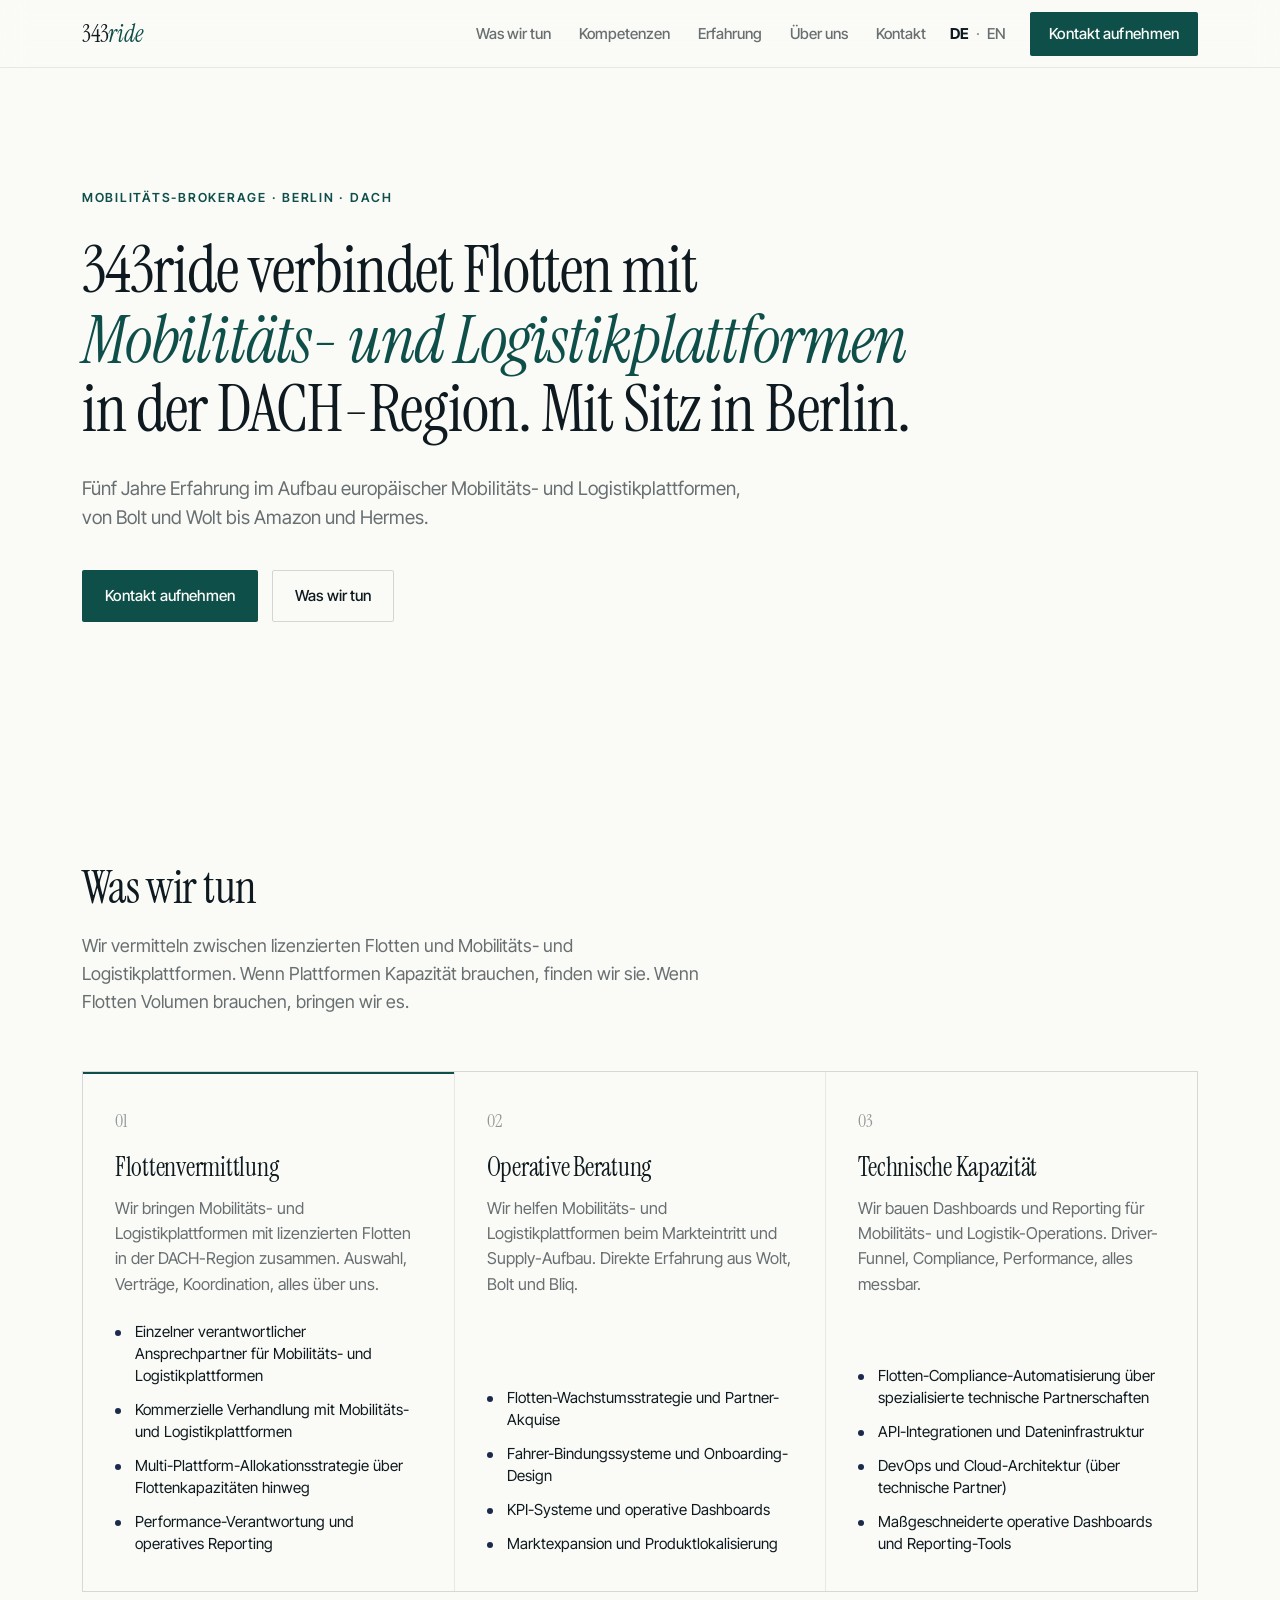
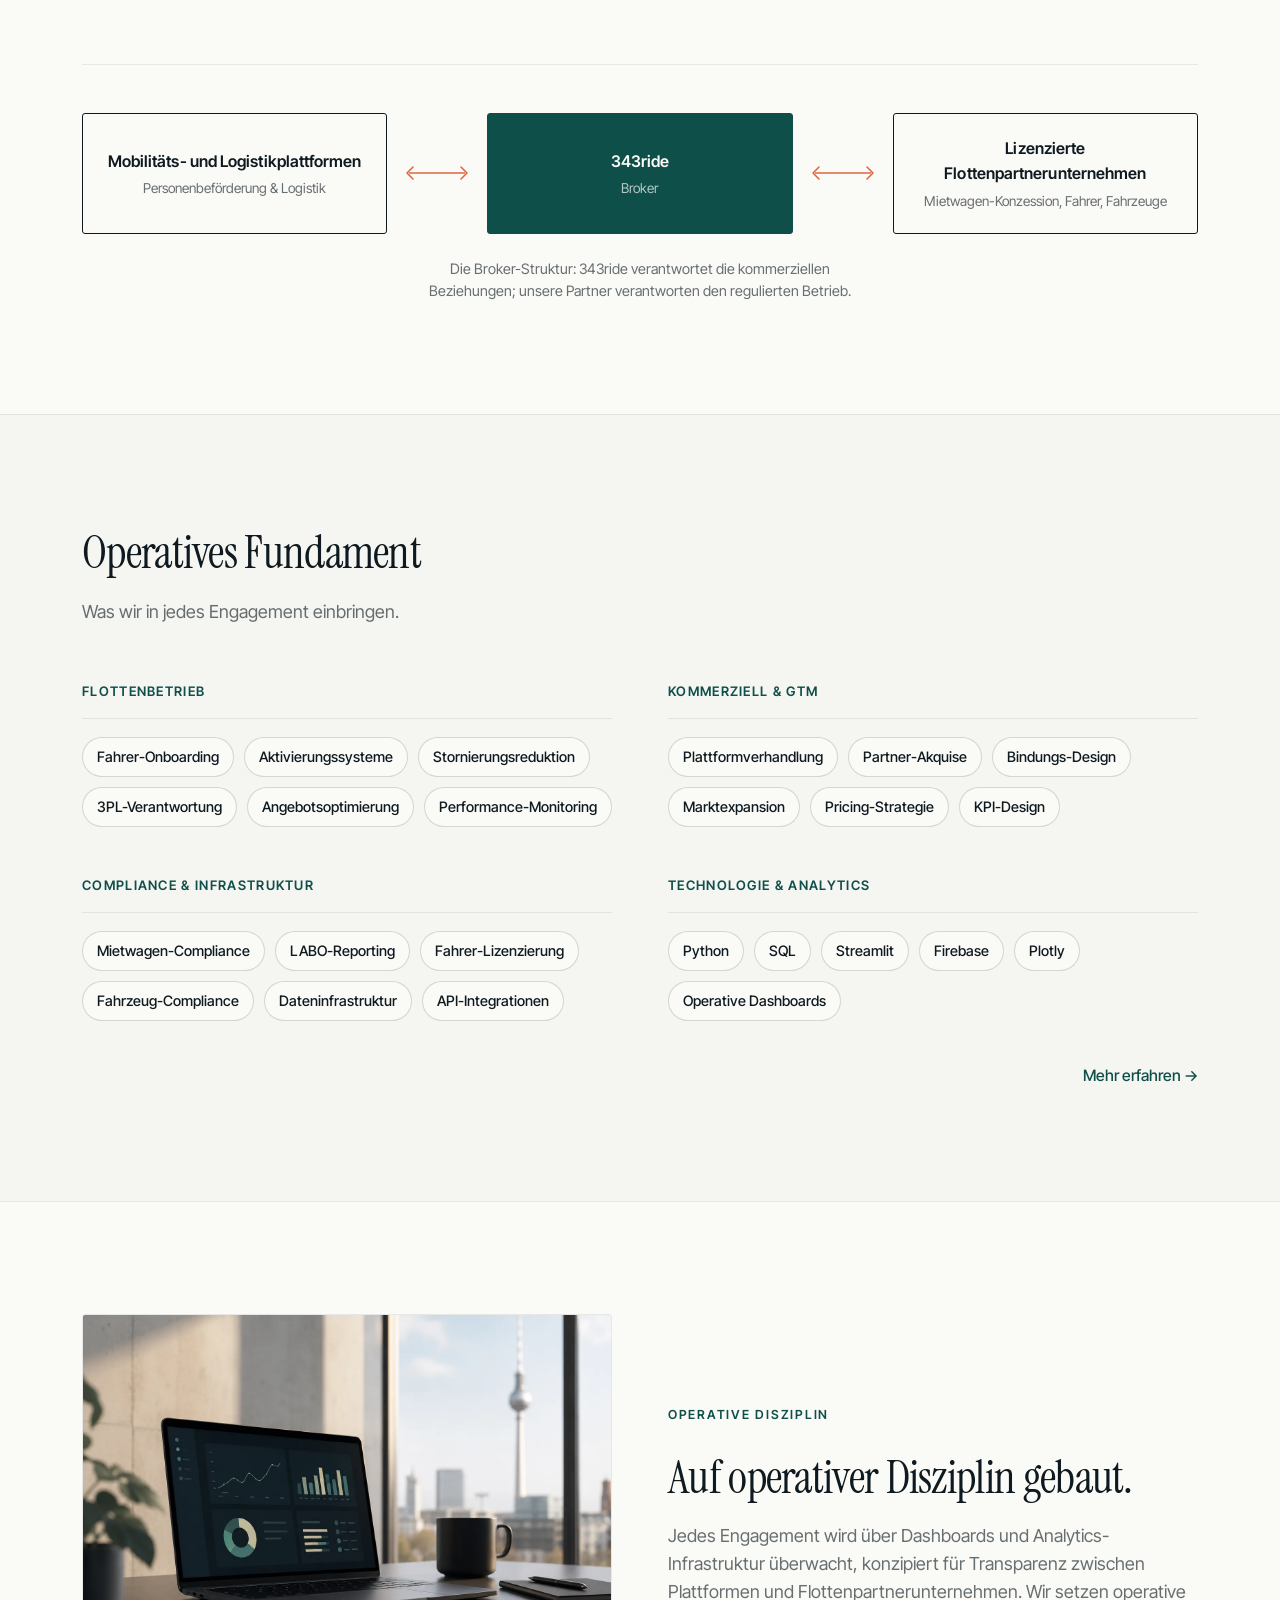
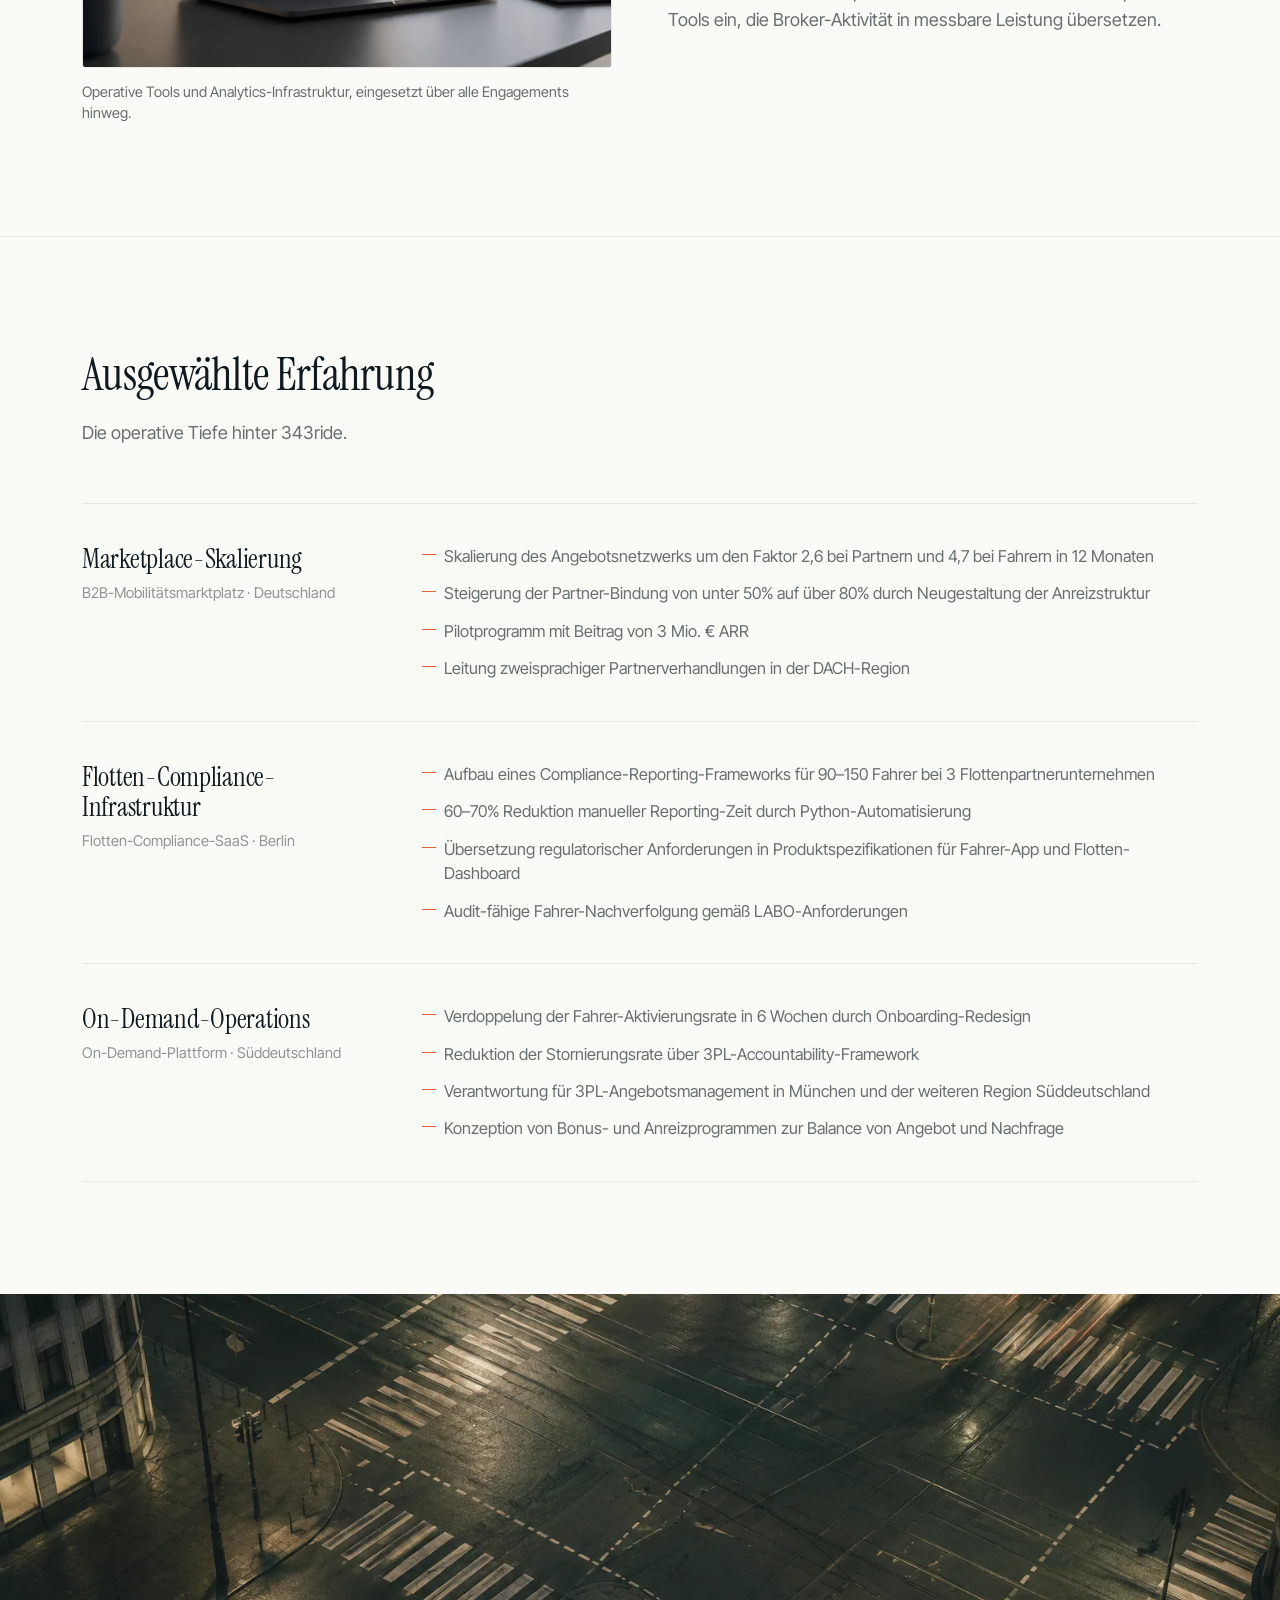
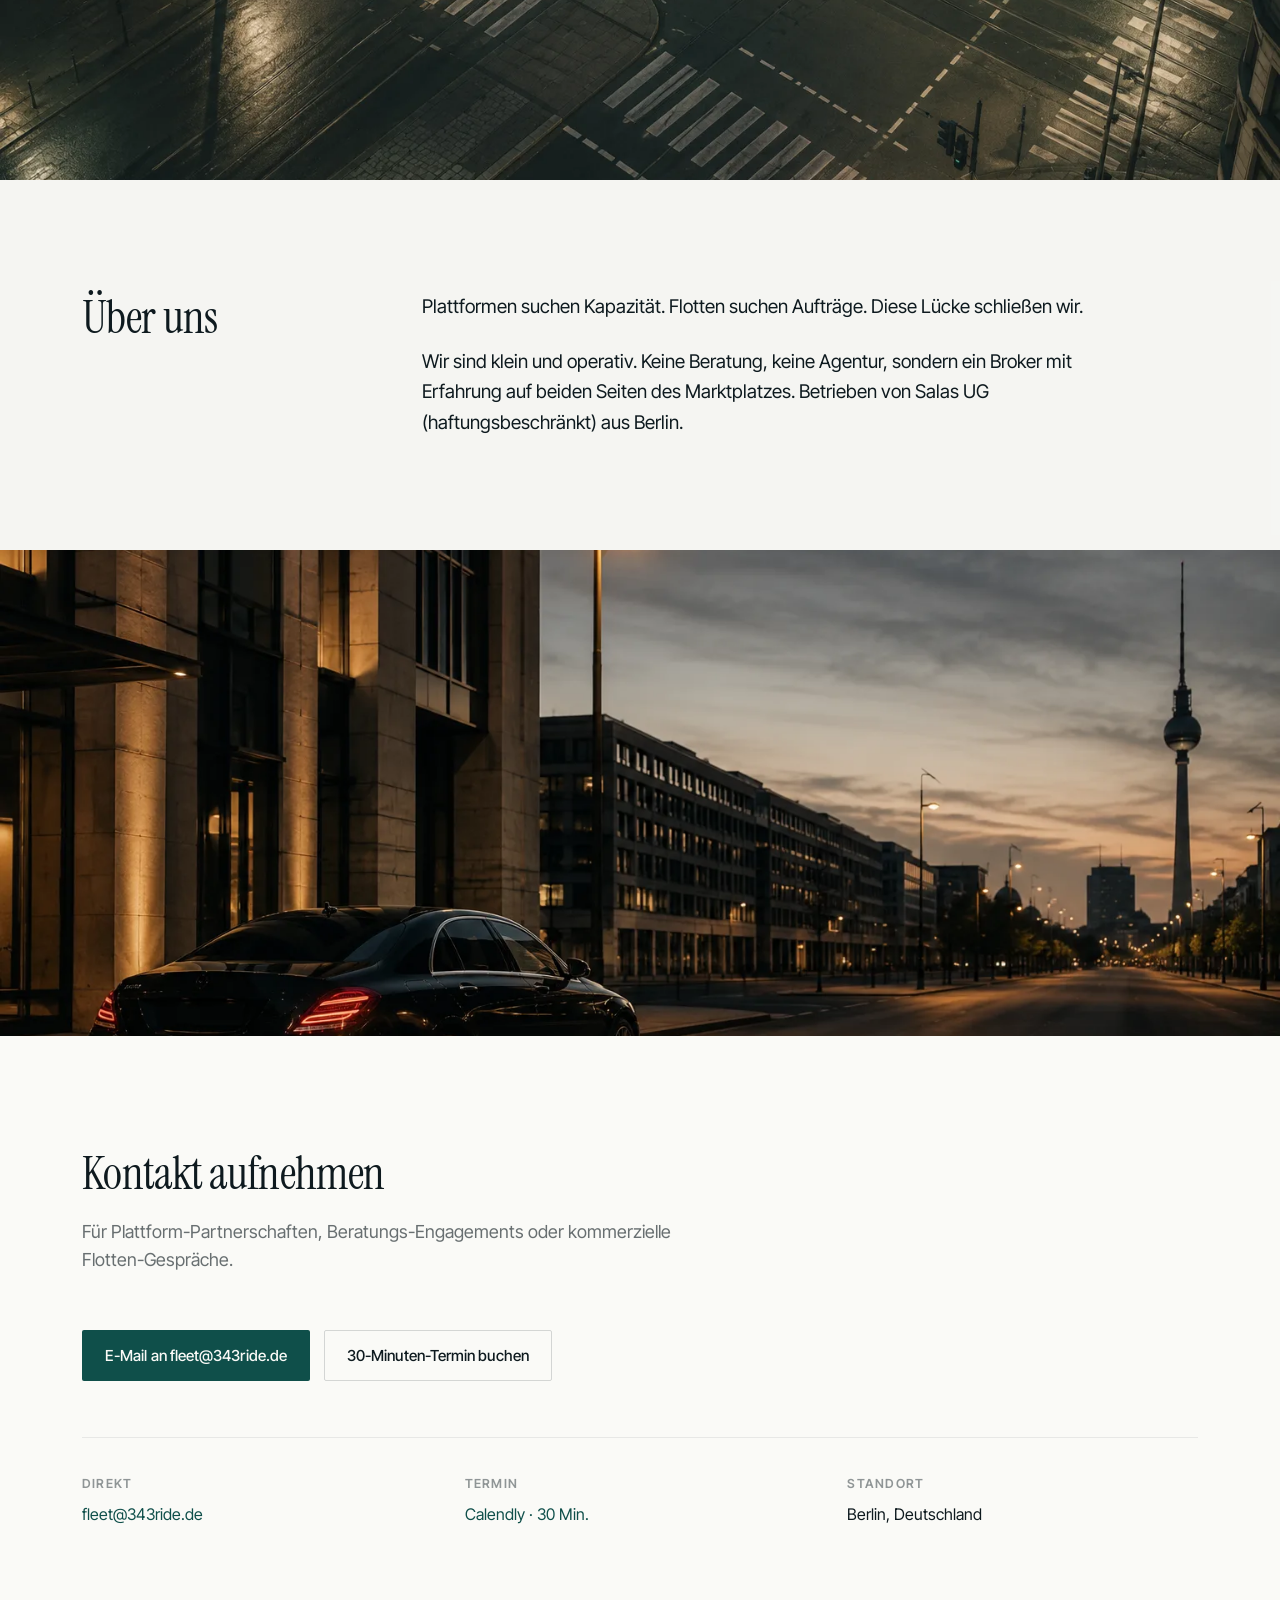
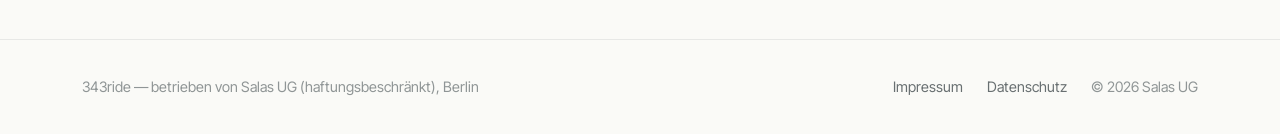
<file: index.html>
<!DOCTYPE html>
<html lang="de">
<head>
  <meta charset="UTF-8">
  <meta name="viewport" content="width=device-width, initial-scale=1.0">
  <title>343ride — Mobilitäts-Brokerage in Berlin</title>

  <meta name="description" content="343ride ist ein Berliner Mobilitäts-Broker, der Flottenkapazitäten mit Plattform-Partnern in der DACH-Region verbindet. Betrieben von Salas UG.">
  <meta name="author" content="Salas UG (haftungsbeschränkt)">
  <link rel="canonical" href="https://343ride.de/">

  <!-- Language alternates -->
  <link rel="alternate" hreflang="de" href="https://343ride.de/">
  <link rel="alternate" hreflang="en" href="https://343ride.de/en/">
  <link rel="alternate" hreflang="x-default" href="https://343ride.de/">

  <!-- Open Graph -->
  <meta property="og:type" content="website">
  <meta property="og:site_name" content="343ride">
  <meta property="og:title" content="343ride — Mobilitäts-Brokerage in Berlin">
  <meta property="og:description" content="343ride ist ein Berliner Mobilitäts-Broker, der Flottenkapazitäten mit Plattform-Partnern in der DACH-Region verbindet. Betrieben von Salas UG.">
  <meta property="og:url" content="https://343ride.de/">
  <meta property="og:image" content="https://343ride.de/og-image.png">
  <meta property="og:locale" content="de_DE">
  <meta property="og:locale:alternate" content="en_GB">

  <!-- Twitter -->
  <meta name="twitter:card" content="summary_large_image">
  <meta name="twitter:title" content="343ride — Mobilitäts-Brokerage in Berlin">
  <meta name="twitter:description" content="343ride ist ein Berliner Mobilitäts-Broker, der Flottenkapazitäten mit Plattform-Partnern in der DACH-Region verbindet. Betrieben von Salas UG.">
  <meta name="twitter:image" content="https://343ride.de/og-image.png">

  <meta name="theme-color" content="#FAFAF7">
  <link rel="icon" href="favicon.svg" type="image/svg+xml">

  <!-- Fonts -->
  <link rel="preconnect" href="https://fonts.googleapis.com">
  <link rel="preconnect" href="https://fonts.gstatic.com" crossorigin>
  <link href="https://fonts.googleapis.com/css2?family=Instrument+Serif:ital@0;1&family=Inter+Tight:ital,wght@0,400;0,500;0,600;1,400&display=swap" rel="stylesheet">

  <link rel="stylesheet" href="styles.css">
</head>
<body>
  <a class="skip-link" href="#what-we-do">Zum Inhalt springen</a>

  <!-- Navigation -->
  <header class="nav" id="top">
    <div class="container nav-inner">
      <a class="wordmark" href="#top" aria-label="343ride Startseite">343<em>ride</em></a>

      <nav class="nav-links" aria-label="Hauptnavigation">
        <a href="#what-we-do">Was wir tun</a>
        <a href="#capabilities">Kompetenzen</a>
        <a href="#experience">Erfahrung</a>
        <a href="#about">Über uns</a>
        <a href="#contact">Kontakt</a>
      </nav>

      <div class="lang-toggle" aria-label="Sprache">
        <a href="/" hreflang="de" class="is-active" aria-current="page">DE</a>
        <span class="lang-sep" aria-hidden="true">·</span>
        <a href="/en/" hreflang="en">EN</a>
      </div>

      <a class="btn btn-primary nav-cta" href="#contact">Kontakt aufnehmen</a>

      <button class="nav-toggle" aria-label="Menü öffnen" aria-controls="mobile-drawer" aria-expanded="false">
        <span></span><span></span><span></span>
      </button>
    </div>
  </header>

  <!-- Mobile drawer -->
  <div class="drawer-backdrop" hidden></div>
  <aside class="drawer" id="mobile-drawer" aria-label="Mobile Navigation" hidden>
    <div class="lang-toggle drawer-lang" aria-label="Sprache">
      <a href="/" hreflang="de" class="is-active" aria-current="page">DE</a>
      <span class="lang-sep" aria-hidden="true">·</span>
      <a href="/en/" hreflang="en">EN</a>
    </div>
    <nav class="drawer-links" aria-label="Mobile Hauptnavigation">
      <a href="#what-we-do">Was wir tun</a>
      <a href="#capabilities">Kompetenzen</a>
      <a href="#experience">Erfahrung</a>
      <a href="#about">Über uns</a>
      <a href="#contact">Kontakt</a>
    </nav>
    <a class="btn btn-primary drawer-cta" href="#contact">Kontakt aufnehmen</a>
  </aside>

  <main>
    <!-- Section 1 — Hero -->
    <section class="hero">
      <div class="container">
        <p class="eyebrow reveal">Mobilitäts-Brokerage · Berlin · DACH</p>
        <h1 class="hero-title reveal">
          343ride verbindet Flotten mit <em>Mobilitäts- und Logistikplattformen</em>
          in der DACH-Region. Mit Sitz in Berlin.
        </h1>
        <p class="hero-sub reveal">
          Fünf Jahre Erfahrung im Aufbau europäischer Mobilitäts- und
          Logistikplattformen, von Bolt und Wolt bis Amazon und Hermes.
        </p>
        <div class="hero-actions reveal">
          <a class="btn btn-primary" href="#contact">Kontakt aufnehmen</a>
          <a class="btn btn-ghost" href="#what-we-do">Was wir tun</a>
        </div>
      </div>
    </section>

    <!-- Section 2 — What we do -->
    <section class="section" id="what-we-do">
      <div class="container">
        <div class="section-head">
          <h2 class="section-title reveal">Was wir tun</h2>
          <p class="section-lede reveal">
            Wir vermitteln zwischen lizenzierten Flotten und Mobilitäts- und
            Logistikplattformen. Wenn Plattformen Kapazität brauchen, finden wir
            sie. Wenn Flotten Volumen brauchen, bringen wir es.
          </p>
        </div>

        <div class="cards">
          <article class="card card-primary reveal" style="--reveal-delay:0ms">
            <p class="card-index">01</p>
            <h3 class="card-title">Flottenvermittlung</h3>
            <p class="card-body">
              Wir bringen Mobilitäts- und Logistikplattformen mit lizenzierten
              Flotten in der DACH-Region zusammen. Auswahl, Verträge, Koordination,
              alles über uns.
            </p>
            <ul class="card-list">
              <li>Einzelner verantwortlicher Ansprechpartner für Mobilitäts- und Logistikplattformen</li>
              <li>Kommerzielle Verhandlung mit Mobilitäts- und Logistikplattformen</li>
              <li>Multi-Plattform-Allokationsstrategie über Flottenkapazitäten hinweg</li>
              <li>Performance-Verantwortung und operatives Reporting</li>
            </ul>
          </article>

          <article class="card reveal" style="--reveal-delay:100ms">
            <p class="card-index">02</p>
            <h3 class="card-title">Operative Beratung</h3>
            <p class="card-body">
              Wir helfen Mobilitäts- und Logistikplattformen beim Markteintritt
              und Supply-Aufbau. Direkte Erfahrung aus Wolt, Bolt und Bliq.
            </p>
            <ul class="card-list">
              <li>Flotten-Wachstumsstrategie und Partner-Akquise</li>
              <li>Fahrer-Bindungssysteme und Onboarding-Design</li>
              <li>KPI-Systeme und operative Dashboards</li>
              <li>Marktexpansion und Produktlokalisierung</li>
            </ul>
          </article>

          <article class="card reveal" style="--reveal-delay:200ms">
            <p class="card-index">03</p>
            <h3 class="card-title">Technische Kapazität</h3>
            <p class="card-body">
              Wir bauen Dashboards und Reporting für Mobilitäts- und
              Logistik-Operations. Driver-Funnel, Compliance, Performance, alles
              messbar.
            </p>
            <ul class="card-list">
              <li>Flotten-Compliance-Automatisierung über spezialisierte technische Partnerschaften</li>
              <li>API-Integrationen und Dateninfrastruktur</li>
              <li>DevOps und Cloud-Architektur (über technische Partner)</li>
              <li>Maßgeschneiderte operative Dashboards und Reporting-Tools</li>
            </ul>
          </article>
        </div>

        <!-- Broker model diagram -->
        <figure class="broker reveal">
          <div class="broker-flow">
            <div class="broker-node">
              <p class="broker-node-title">Mobilitäts- und Logistikplattformen</p>
              <p class="broker-node-sub">Personenbeförderung &amp; Logistik</p>
            </div>

            <div class="broker-arrow" aria-hidden="true">
              <svg viewBox="0 0 64 24" width="64" height="24" focusable="false">
                <line x1="4" y1="12" x2="60" y2="12" stroke="#E0633E" stroke-width="1.5"/>
                <polyline points="8,6 2,12 8,18" fill="none" stroke="#E0633E" stroke-width="1.5" stroke-linecap="round" stroke-linejoin="round"/>
                <polyline points="56,6 62,12 56,18" fill="none" stroke="#E0633E" stroke-width="1.5" stroke-linecap="round" stroke-linejoin="round"/>
              </svg>
            </div>

            <div class="broker-node broker-node-center">
              <p class="broker-node-title">343ride</p>
              <p class="broker-node-sub">Broker</p>
            </div>

            <div class="broker-arrow" aria-hidden="true">
              <svg viewBox="0 0 64 24" width="64" height="24" focusable="false">
                <line x1="4" y1="12" x2="60" y2="12" stroke="#E0633E" stroke-width="1.5"/>
                <polyline points="8,6 2,12 8,18" fill="none" stroke="#E0633E" stroke-width="1.5" stroke-linecap="round" stroke-linejoin="round"/>
                <polyline points="56,6 62,12 56,18" fill="none" stroke="#E0633E" stroke-width="1.5" stroke-linecap="round" stroke-linejoin="round"/>
              </svg>
            </div>

            <div class="broker-node">
              <p class="broker-node-title">Lizenzierte Flottenpartnerunternehmen</p>
              <p class="broker-node-sub">Mietwagen-Konzession, Fahrer, Fahrzeuge</p>
            </div>
          </div>
          <figcaption class="broker-caption">
            Die Broker-Struktur: 343ride verantwortet die kommerziellen
            Beziehungen; unsere Partner verantworten den regulierten Betrieb.
          </figcaption>
        </figure>
      </div>
    </section>

    <!-- Section 3 — Capabilities -->
    <section class="section section-alt" id="capabilities">
      <div class="container">
        <div class="section-head">
          <h2 class="section-title reveal">Operatives Fundament</h2>
          <p class="section-lede reveal">Was wir in jedes Engagement einbringen.</p>
        </div>

        <div class="cap-grid">
          <div class="cap-group reveal">
            <h3 class="cap-label">Flottenbetrieb</h3>
            <ul class="pills">
              <li>Fahrer-Onboarding</li>
              <li>Aktivierungssysteme</li>
              <li>Stornierungsreduktion</li>
              <li>3PL-Verantwortung</li>
              <li>Angebotsoptimierung</li>
              <li>Performance-Monitoring</li>
            </ul>
          </div>

          <div class="cap-group reveal">
            <h3 class="cap-label">Kommerziell &amp; GTM</h3>
            <ul class="pills">
              <li>Plattformverhandlung</li>
              <li>Partner-Akquise</li>
              <li>Bindungs-Design</li>
              <li>Marktexpansion</li>
              <li>Pricing-Strategie</li>
              <li>KPI-Design</li>
            </ul>
          </div>

          <div class="cap-group reveal">
            <h3 class="cap-label">Compliance &amp; Infrastruktur</h3>
            <ul class="pills">
              <li>Mietwagen-Compliance</li>
              <li>LABO-Reporting</li>
              <li>Fahrer-Lizenzierung</li>
              <li>Fahrzeug-Compliance</li>
              <li>Dateninfrastruktur</li>
              <li>API-Integrationen</li>
            </ul>
          </div>

          <div class="cap-group reveal">
            <h3 class="cap-label">Technologie &amp; Analytics</h3>
            <ul class="pills">
              <li>Python</li>
              <li>SQL</li>
              <li>Streamlit</li>
              <li>Firebase</li>
              <li>Plotly</li>
              <li>Operative Dashboards</li>
            </ul>
          </div>
        </div>

        <p class="section-more reveal">
          <a href="kompetenzen.html">Mehr erfahren →</a>
        </p>
      </div>
    </section>

    <!-- Operational rigor -->
    <section class="section" id="rigor">
      <div class="container">
        <div class="rigor-grid">
          <figure class="rigor-media reveal">
            <picture>
              <source srcset="img-dashboard-berlin.webp" type="image/webp">
              <img src="img-dashboard-berlin.png" alt="Laptop mit operativem Analytics-Dashboard, im Hintergrund die Berliner Skyline durch ein Fenster." loading="lazy" decoding="async" width="1600" height="1200">
            </picture>
            <figcaption class="rigor-caption">
              Operative Tools und Analytics-Infrastruktur, eingesetzt über alle
              Engagements hinweg.
            </figcaption>
          </figure>
          <div class="rigor-copy">
            <p class="eyebrow reveal">Operative Disziplin</p>
            <h2 class="section-title reveal">Auf operativer Disziplin gebaut.</h2>
            <p class="rigor-body reveal">
              Jedes Engagement wird über Dashboards und Analytics-Infrastruktur
              überwacht, konzipiert für Transparenz zwischen Plattformen und
              Flottenpartnerunternehmen. Wir setzen operative Tools ein, die
              Broker-Aktivität in messbare Leistung übersetzen.
            </p>
          </div>
        </div>
      </div>
    </section>

    <!-- Section 4 — Selected experience -->
    <section class="section" id="experience">
      <div class="container">
        <div class="section-head">
          <h2 class="section-title reveal">Ausgewählte Erfahrung</h2>
          <p class="section-lede reveal">Die operative Tiefe hinter 343ride.</p>
        </div>

        <div class="exp-list">
          <article class="exp reveal">
            <div class="exp-meta">
              <h3 class="exp-org">Marketplace-Skalierung</h3>
              <p class="exp-context">B2B-Mobilitätsmarktplatz · Deutschland</p>
            </div>
            <ul class="exp-points">
              <li>Skalierung des Angebotsnetzwerks um den Faktor 2,6 bei Partnern und 4,7 bei Fahrern in 12 Monaten</li>
              <li>Steigerung der Partner-Bindung von unter 50% auf über 80% durch Neugestaltung der Anreizstruktur</li>
              <li>Pilotprogramm mit Beitrag von 3 Mio. € ARR</li>
              <li>Leitung zweisprachiger Partnerverhandlungen in der DACH-Region</li>
            </ul>
          </article>

          <article class="exp reveal">
            <div class="exp-meta">
              <h3 class="exp-org">Flotten-Compliance-Infrastruktur</h3>
              <p class="exp-context">Flotten-Compliance-SaaS · Berlin</p>
            </div>
            <ul class="exp-points">
              <li>Aufbau eines Compliance-Reporting-Frameworks für 90–150 Fahrer bei 3 Flottenpartnerunternehmen</li>
              <li>60–70% Reduktion manueller Reporting-Zeit durch Python-Automatisierung</li>
              <li>Übersetzung regulatorischer Anforderungen in Produktspezifikationen für Fahrer-App und Flotten-Dashboard</li>
              <li>Audit-fähige Fahrer-Nachverfolgung gemäß LABO-Anforderungen</li>
            </ul>
          </article>

          <article class="exp reveal">
            <div class="exp-meta">
              <h3 class="exp-org">On-Demand-Operations</h3>
              <p class="exp-context">On-Demand-Plattform · Süddeutschland</p>
            </div>
            <ul class="exp-points">
              <li>Verdoppelung der Fahrer-Aktivierungsrate in 6 Wochen durch Onboarding-Redesign</li>
              <li>Reduktion der Stornierungsrate über 3PL-Accountability-Framework</li>
              <li>Verantwortung für 3PL-Angebotsmanagement in München und der weiteren Region Süddeutschland</li>
              <li>Konzeption von Bonus- und Anreizprogrammen zur Balance von Angebot und Nachfrage</li>
            </ul>
          </article>
        </div>
      </div>
    </section>

    <!-- Full-width editorial image break -->
    <figure class="img-break reveal">
      <picture>
        <source srcset="img-berlin-intersection.webp" type="image/webp">
        <img src="img-berlin-intersection.png" alt="Luftaufnahme einer belebten städtischen Kreuzung in Berlin bei Nacht." loading="lazy" decoding="async" width="2400" height="1350">
      </picture>
    </figure>

    <!-- Section 5 — About -->
    <section class="section section-alt" id="about">
      <div class="container">
        <div class="about-grid">
          <h2 class="section-title reveal">Über uns</h2>
          <div class="about-copy">
            <p class="reveal">
              Plattformen suchen Kapazität. Flotten suchen Aufträge. Diese Lücke
              schließen wir.
            </p>
            <p class="reveal">
              Wir sind klein und operativ. Keine Beratung, keine Agentur, sondern
              ein Broker mit Erfahrung auf beiden Seiten des Marktplatzes. Betrieben
              von Salas UG (haftungsbeschränkt) aus Berlin.
            </p>
          </div>
        </div>
      </div>
    </section>

    <!-- Full-width editorial image break -->
    <figure class="img-break reveal">
      <picture>
        <source srcset="img-berlin-sedan.webp" type="image/webp">
        <img src="img-berlin-sedan.png" alt="Eine schwarze Limousine auf einer Berliner Straße mit dem Fernsehturm im Hintergrund." loading="lazy" decoding="async" width="2400" height="1350">
      </picture>
    </figure>

    <!-- Section 6 — Contact -->
    <section class="section" id="contact">
      <div class="container">
        <div class="section-head">
          <h2 class="section-title reveal">Kontakt aufnehmen</h2>
          <p class="section-lede reveal">
            Für Plattform-Partnerschaften, Beratungs-Engagements oder kommerzielle
            Flotten-Gespräche.
          </p>
        </div>

        <div class="contact-actions reveal">
          <a class="btn btn-primary" href="mailto:fleet@343ride.de?subject=Anfrage%20%C3%BCber%20343ride.de">E-Mail an fleet@343ride.de</a>
          <a class="btn btn-ghost" href="https://calendly.com/aguilarjorge-fhpf/30min" target="_blank" rel="noopener">30-Minuten-Termin buchen</a>
        </div>

        <dl class="contact-grid reveal">
          <div class="contact-item">
            <dt>Direkt</dt>
            <dd><a href="mailto:fleet@343ride.de?subject=Anfrage%20%C3%BCber%20343ride.de">fleet@343ride.de</a></dd>
          </div>
          <div class="contact-item">
            <dt>Termin</dt>
            <dd><a href="https://calendly.com/aguilarjorge-fhpf/30min" target="_blank" rel="noopener">Calendly · 30 Min.</a></dd>
          </div>
          <div class="contact-item">
            <dt>Standort</dt>
            <dd>Berlin, Deutschland</dd>
          </div>
        </dl>
      </div>
    </section>
  </main>

  <!-- Footer -->
  <footer class="footer">
    <div class="container footer-inner">
      <p class="footer-left">343ride — betrieben von Salas UG (haftungsbeschränkt), Berlin</p>
      <nav class="footer-links" aria-label="Rechtliches">
        <a href="impressum.html">Impressum</a>
        <a href="datenschutz.html">Datenschutz</a>
        <span>© 2026 Salas UG</span>
      </nav>
    </div>
  </footer>

  <script src="main.js"></script>
</body>
</html>
</file>
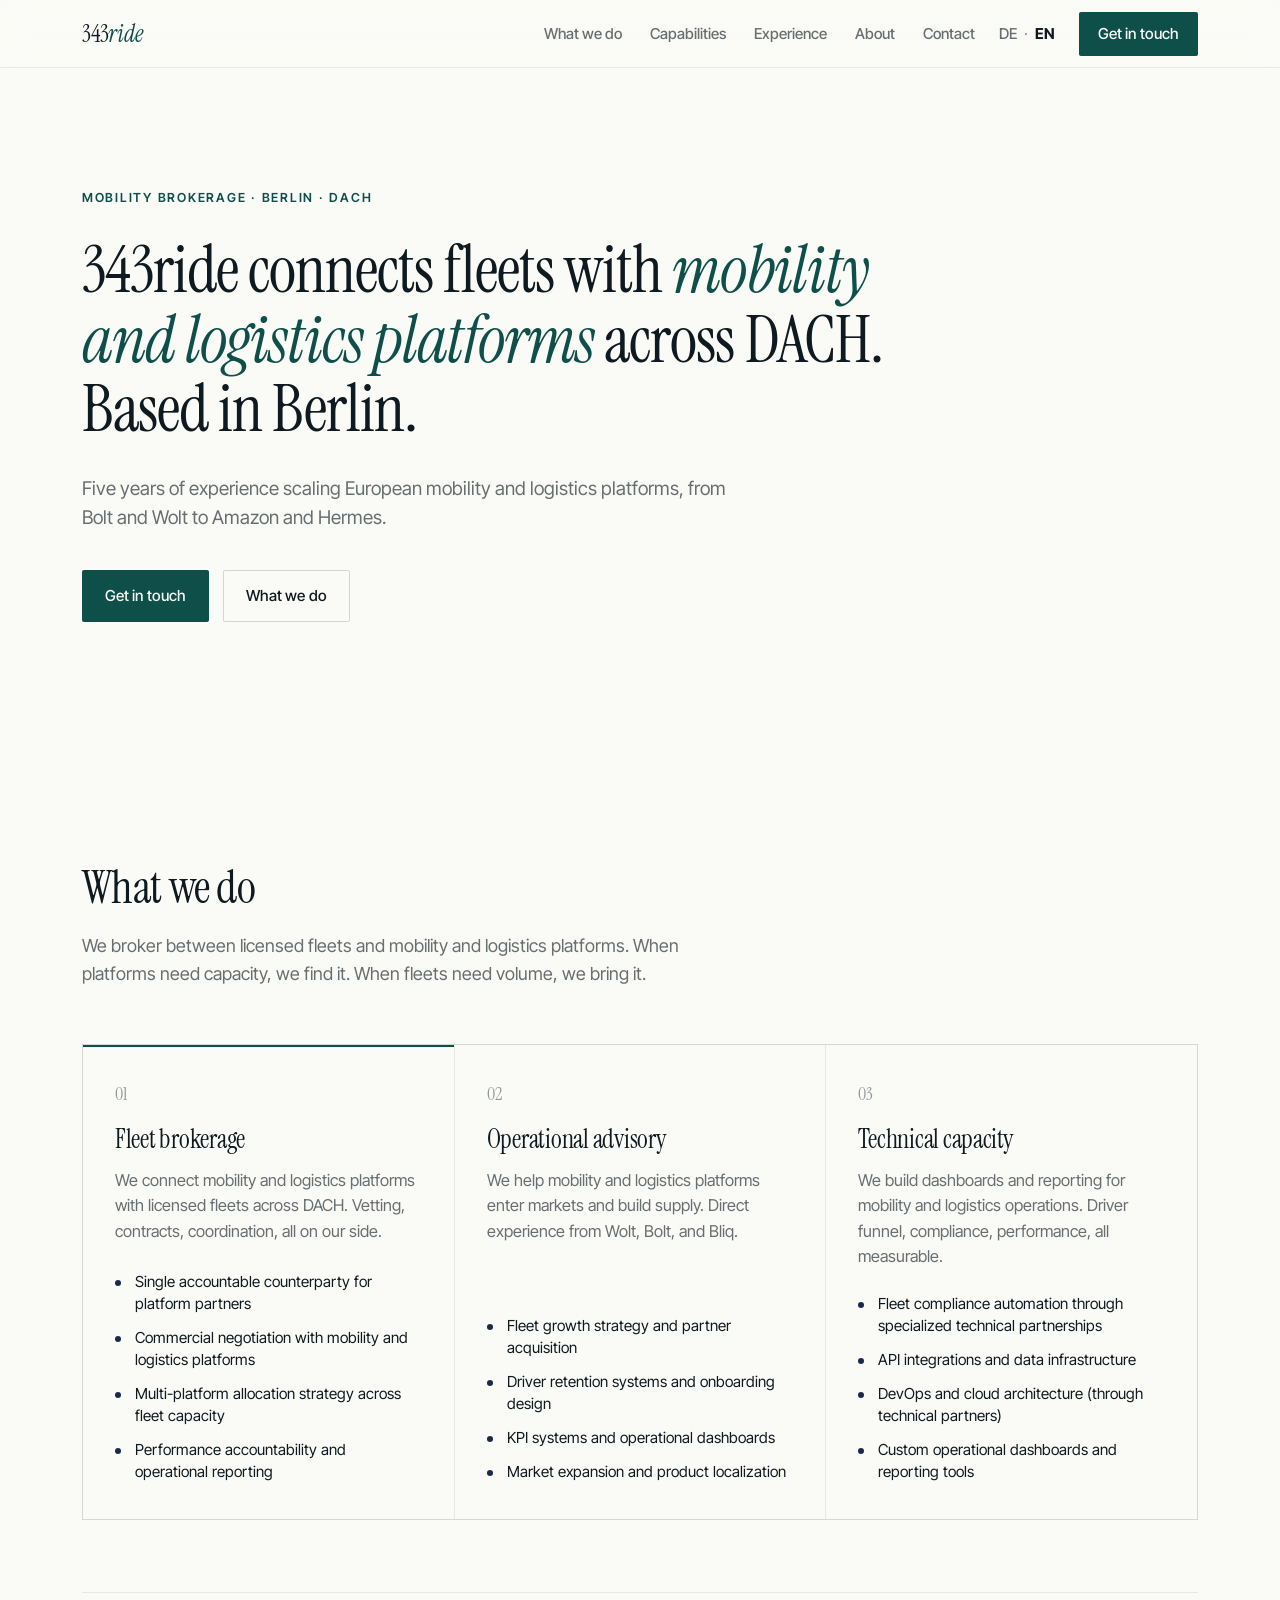
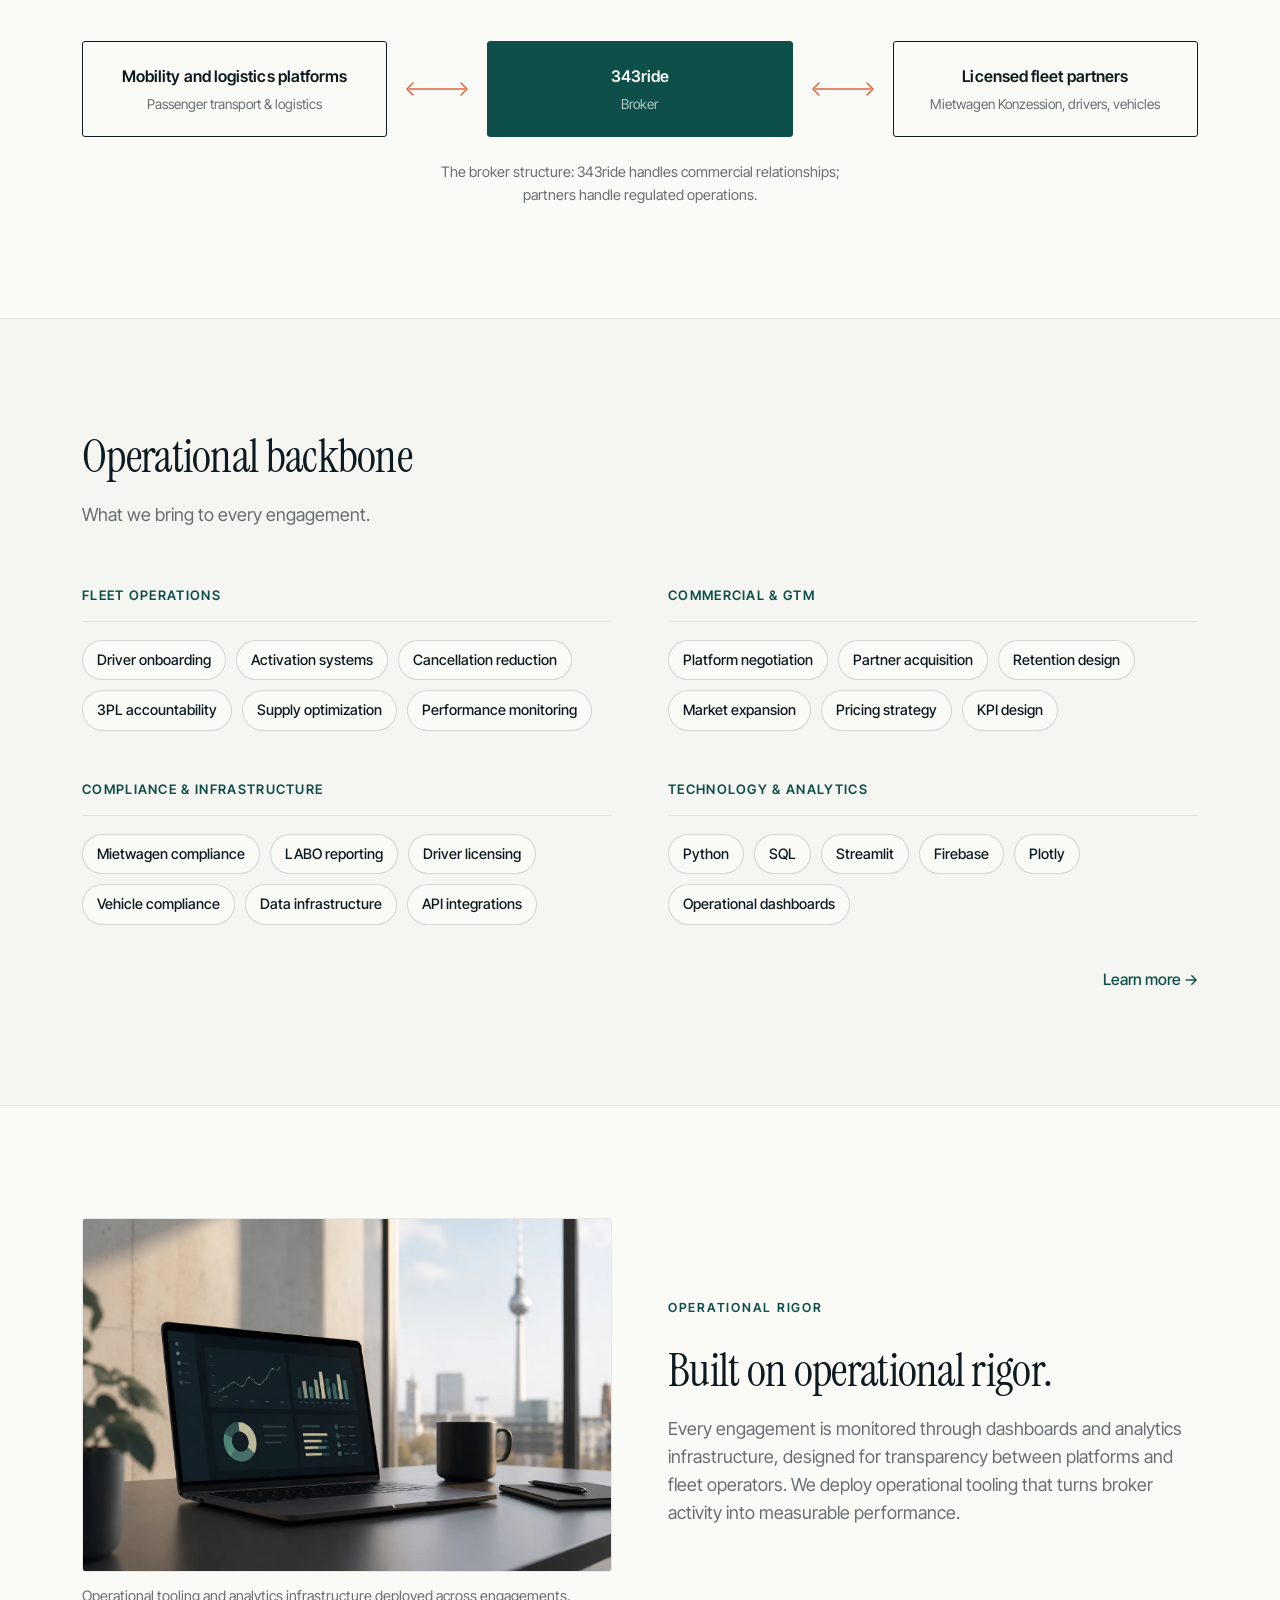
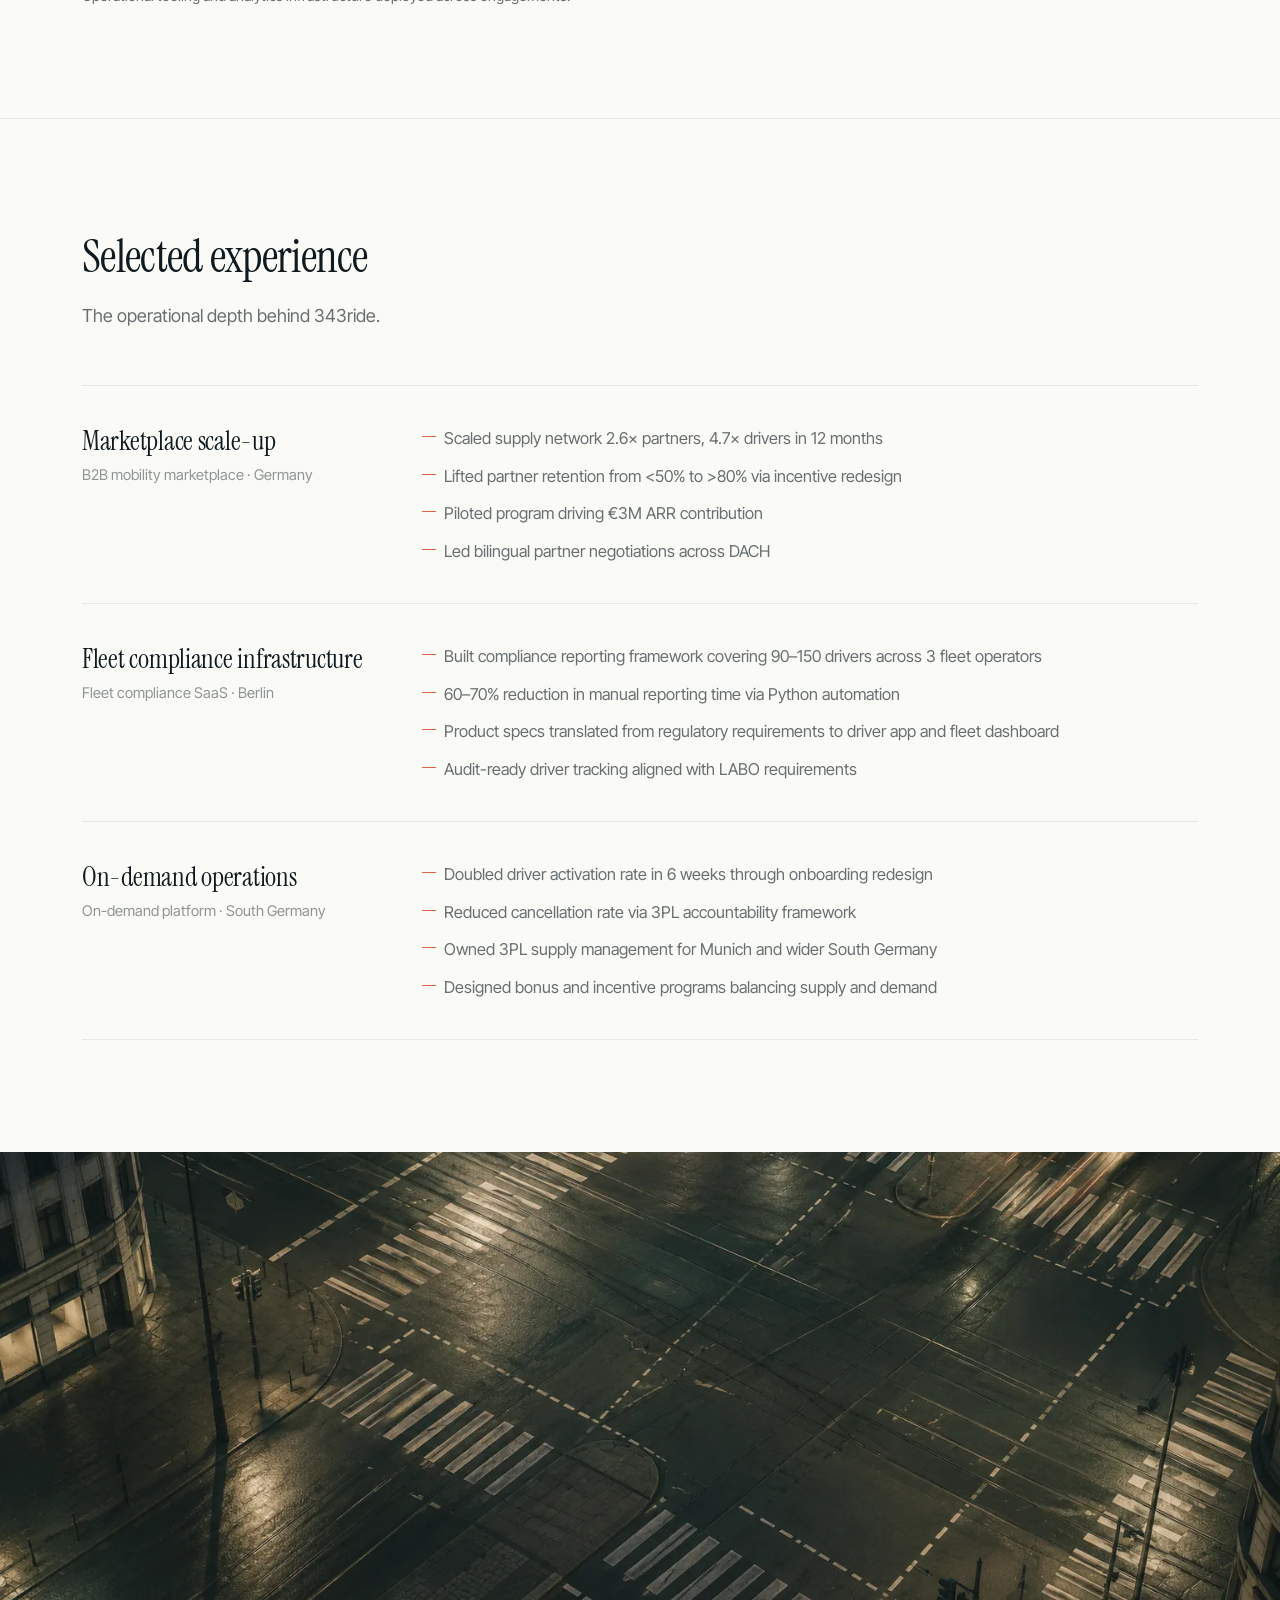
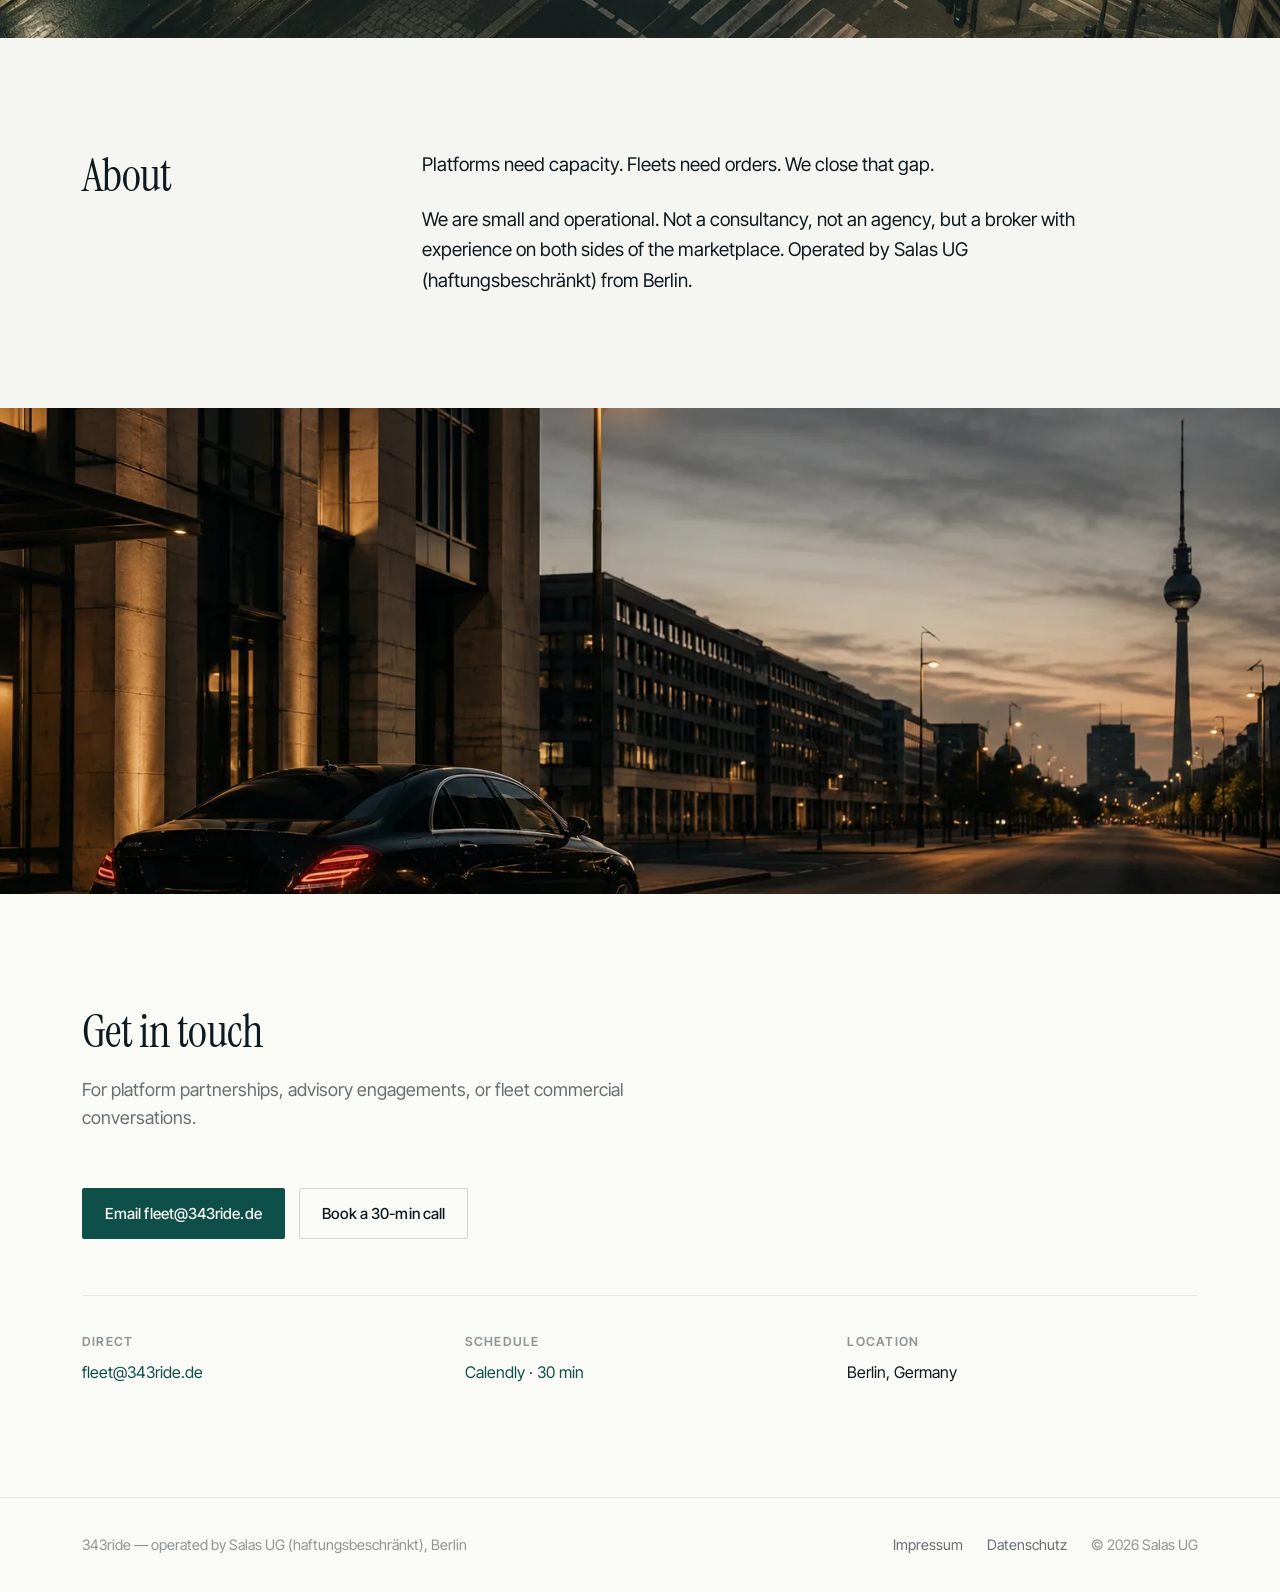
<file: en/index.html>
<!DOCTYPE html>
<html lang="en">
<head>
  <meta charset="UTF-8">
  <meta name="viewport" content="width=device-width, initial-scale=1.0">
  <title>343ride — Berlin-based mobility brokerage across DACH</title>

  <meta name="description" content="343ride — Berlin-based mobility brokerage connecting fleet capacity with platform partners across DACH. Operated by Salas UG.">
  <meta name="author" content="Salas UG (haftungsbeschränkt)">
  <link rel="canonical" href="https://343ride.de/en/">

  <!-- Language alternates -->
  <link rel="alternate" hreflang="de" href="https://343ride.de/">
  <link rel="alternate" hreflang="en" href="https://343ride.de/en/">
  <link rel="alternate" hreflang="x-default" href="https://343ride.de/">

  <!-- Open Graph -->
  <meta property="og:type" content="website">
  <meta property="og:site_name" content="343ride">
  <meta property="og:title" content="343ride — Berlin-based mobility brokerage across DACH">
  <meta property="og:description" content="Berlin-based mobility brokerage connecting fleet capacity with platform partners across DACH. Operated by Salas UG.">
  <meta property="og:url" content="https://343ride.de/en/">
  <meta property="og:image" content="https://343ride.de/og-image.png">
  <meta property="og:locale" content="en_GB">
  <meta property="og:locale:alternate" content="de_DE">

  <!-- Twitter -->
  <meta name="twitter:card" content="summary_large_image">
  <meta name="twitter:title" content="343ride — Berlin-based mobility brokerage across DACH">
  <meta name="twitter:description" content="Berlin-based mobility brokerage connecting fleet capacity with platform partners across DACH. Operated by Salas UG.">
  <meta name="twitter:image" content="https://343ride.de/og-image.png">

  <meta name="theme-color" content="#FAFAF7">
  <link rel="icon" href="../favicon.svg" type="image/svg+xml">

  <!-- Fonts -->
  <link rel="preconnect" href="https://fonts.googleapis.com">
  <link rel="preconnect" href="https://fonts.gstatic.com" crossorigin>
  <link href="https://fonts.googleapis.com/css2?family=Instrument+Serif:ital@0;1&family=Inter+Tight:ital,wght@0,400;0,500;0,600;1,400&display=swap" rel="stylesheet">

  <link rel="stylesheet" href="../styles.css">
</head>
<body>
  <a class="skip-link" href="#what-we-do">Skip to content</a>

  <!-- Navigation -->
  <header class="nav" id="top">
    <div class="container nav-inner">
      <a class="wordmark" href="#top" aria-label="343ride home">343<em>ride</em></a>

      <nav class="nav-links" aria-label="Primary">
        <a href="#what-we-do">What we do</a>
        <a href="#capabilities">Capabilities</a>
        <a href="#experience">Experience</a>
        <a href="#about">About</a>
        <a href="#contact">Contact</a>
      </nav>

      <div class="lang-toggle" aria-label="Language">
        <a href="/" hreflang="de">DE</a>
        <span class="lang-sep" aria-hidden="true">·</span>
        <a href="/en/" hreflang="en" class="is-active" aria-current="page">EN</a>
      </div>

      <a class="btn btn-primary nav-cta" href="#contact">Get in touch</a>

      <button class="nav-toggle" aria-label="Open menu" aria-controls="mobile-drawer" aria-expanded="false">
        <span></span><span></span><span></span>
      </button>
    </div>
  </header>

  <!-- Mobile drawer -->
  <div class="drawer-backdrop" hidden></div>
  <aside class="drawer" id="mobile-drawer" aria-label="Mobile navigation" hidden>
    <div class="lang-toggle drawer-lang" aria-label="Language">
      <a href="/" hreflang="de">DE</a>
      <span class="lang-sep" aria-hidden="true">·</span>
      <a href="/en/" hreflang="en" class="is-active" aria-current="page">EN</a>
    </div>
    <nav class="drawer-links" aria-label="Mobile primary">
      <a href="#what-we-do">What we do</a>
      <a href="#capabilities">Capabilities</a>
      <a href="#experience">Experience</a>
      <a href="#about">About</a>
      <a href="#contact">Contact</a>
    </nav>
    <a class="btn btn-primary drawer-cta" href="#contact">Get in touch</a>
  </aside>

  <main>
    <!-- Section 1 — Hero -->
    <section class="hero">
      <div class="container">
        <p class="eyebrow reveal">Mobility brokerage · Berlin · DACH</p>
        <h1 class="hero-title reveal">
          343ride connects fleets with <em>mobility and logistics platforms</em>
          across DACH. Based in Berlin.
        </h1>
        <p class="hero-sub reveal">
          Five years of experience scaling European mobility and logistics
          platforms, from Bolt and Wolt to Amazon and Hermes.
        </p>
        <div class="hero-actions reveal">
          <a class="btn btn-primary" href="#contact">Get in touch</a>
          <a class="btn btn-ghost" href="#what-we-do">What we do</a>
        </div>
      </div>
    </section>

    <!-- Section 2 — What we do -->
    <section class="section" id="what-we-do">
      <div class="container">
        <div class="section-head">
          <h2 class="section-title reveal">What we do</h2>
          <p class="section-lede reveal">
            We broker between licensed fleets and mobility and logistics platforms.
            When platforms need capacity, we find it. When fleets need volume, we
            bring it.
          </p>
        </div>

        <div class="cards">
          <article class="card card-primary reveal" style="--reveal-delay:0ms">
            <p class="card-index">01</p>
            <h3 class="card-title">Fleet brokerage</h3>
            <p class="card-body">
              We connect mobility and logistics platforms with licensed fleets
              across DACH. Vetting, contracts, coordination, all on our side.
            </p>
            <ul class="card-list">
              <li>Single accountable counterparty for platform partners</li>
              <li>Commercial negotiation with mobility and logistics platforms</li>
              <li>Multi-platform allocation strategy across fleet capacity</li>
              <li>Performance accountability and operational reporting</li>
            </ul>
          </article>

          <article class="card reveal" style="--reveal-delay:100ms">
            <p class="card-index">02</p>
            <h3 class="card-title">Operational advisory</h3>
            <p class="card-body">
              We help mobility and logistics platforms enter markets and build
              supply. Direct experience from Wolt, Bolt, and Bliq.
            </p>
            <ul class="card-list">
              <li>Fleet growth strategy and partner acquisition</li>
              <li>Driver retention systems and onboarding design</li>
              <li>KPI systems and operational dashboards</li>
              <li>Market expansion and product localization</li>
            </ul>
          </article>

          <article class="card reveal" style="--reveal-delay:200ms">
            <p class="card-index">03</p>
            <h3 class="card-title">Technical capacity</h3>
            <p class="card-body">
              We build dashboards and reporting for mobility and logistics
              operations. Driver funnel, compliance, performance, all measurable.
            </p>
            <ul class="card-list">
              <li>Fleet compliance automation through specialized technical partnerships</li>
              <li>API integrations and data infrastructure</li>
              <li>DevOps and cloud architecture (through technical partners)</li>
              <li>Custom operational dashboards and reporting tools</li>
            </ul>
          </article>
        </div>

        <!-- Broker model diagram -->
        <figure class="broker reveal">
          <div class="broker-flow">
            <div class="broker-node">
              <p class="broker-node-title">Mobility and logistics platforms</p>
              <p class="broker-node-sub">Passenger transport &amp; logistics</p>
            </div>

            <div class="broker-arrow" aria-hidden="true">
              <svg viewBox="0 0 64 24" width="64" height="24" focusable="false">
                <line x1="4" y1="12" x2="60" y2="12" stroke="#E0633E" stroke-width="1.5"/>
                <polyline points="8,6 2,12 8,18" fill="none" stroke="#E0633E" stroke-width="1.5" stroke-linecap="round" stroke-linejoin="round"/>
                <polyline points="56,6 62,12 56,18" fill="none" stroke="#E0633E" stroke-width="1.5" stroke-linecap="round" stroke-linejoin="round"/>
              </svg>
            </div>

            <div class="broker-node broker-node-center">
              <p class="broker-node-title">343ride</p>
              <p class="broker-node-sub">Broker</p>
            </div>

            <div class="broker-arrow" aria-hidden="true">
              <svg viewBox="0 0 64 24" width="64" height="24" focusable="false">
                <line x1="4" y1="12" x2="60" y2="12" stroke="#E0633E" stroke-width="1.5"/>
                <polyline points="8,6 2,12 8,18" fill="none" stroke="#E0633E" stroke-width="1.5" stroke-linecap="round" stroke-linejoin="round"/>
                <polyline points="56,6 62,12 56,18" fill="none" stroke="#E0633E" stroke-width="1.5" stroke-linecap="round" stroke-linejoin="round"/>
              </svg>
            </div>

            <div class="broker-node">
              <p class="broker-node-title">Licensed fleet partners</p>
              <p class="broker-node-sub">Mietwagen Konzession, drivers, vehicles</p>
            </div>
          </div>
          <figcaption class="broker-caption">
            The broker structure: 343ride handles commercial relationships;
            partners handle regulated operations.
          </figcaption>
        </figure>
      </div>
    </section>

    <!-- Section 3 — Capabilities -->
    <section class="section section-alt" id="capabilities">
      <div class="container">
        <div class="section-head">
          <h2 class="section-title reveal">Operational backbone</h2>
          <p class="section-lede reveal">What we bring to every engagement.</p>
        </div>

        <div class="cap-grid">
          <div class="cap-group reveal">
            <h3 class="cap-label">Fleet operations</h3>
            <ul class="pills">
              <li>Driver onboarding</li>
              <li>Activation systems</li>
              <li>Cancellation reduction</li>
              <li>3PL accountability</li>
              <li>Supply optimization</li>
              <li>Performance monitoring</li>
            </ul>
          </div>

          <div class="cap-group reveal">
            <h3 class="cap-label">Commercial &amp; GTM</h3>
            <ul class="pills">
              <li>Platform negotiation</li>
              <li>Partner acquisition</li>
              <li>Retention design</li>
              <li>Market expansion</li>
              <li>Pricing strategy</li>
              <li>KPI design</li>
            </ul>
          </div>

          <div class="cap-group reveal">
            <h3 class="cap-label">Compliance &amp; infrastructure</h3>
            <ul class="pills">
              <li>Mietwagen compliance</li>
              <li>LABO reporting</li>
              <li>Driver licensing</li>
              <li>Vehicle compliance</li>
              <li>Data infrastructure</li>
              <li>API integrations</li>
            </ul>
          </div>

          <div class="cap-group reveal">
            <h3 class="cap-label">Technology &amp; analytics</h3>
            <ul class="pills">
              <li>Python</li>
              <li>SQL</li>
              <li>Streamlit</li>
              <li>Firebase</li>
              <li>Plotly</li>
              <li>Operational dashboards</li>
            </ul>
          </div>
        </div>

        <p class="section-more reveal">
          <a href="capabilities.html">Learn more →</a>
        </p>
      </div>
    </section>

    <!-- Operational rigor -->
    <section class="section" id="rigor">
      <div class="container">
        <div class="rigor-grid">
          <figure class="rigor-media reveal">
            <picture>
              <source srcset="../img-dashboard-berlin.webp" type="image/webp">
              <img src="../img-dashboard-berlin.png" alt="Laptop displaying an operational analytics dashboard, with a Berlin skyline visible through the window behind it." loading="lazy" decoding="async" width="1600" height="1200">
            </picture>
            <figcaption class="rigor-caption">
              Operational tooling and analytics infrastructure deployed across
              engagements.
            </figcaption>
          </figure>
          <div class="rigor-copy">
            <p class="eyebrow reveal">Operational rigor</p>
            <h2 class="section-title reveal">Built on operational rigor.</h2>
            <p class="rigor-body reveal">
              Every engagement is monitored through dashboards and analytics
              infrastructure, designed for transparency between platforms and
              fleet operators. We deploy operational tooling that turns broker
              activity into measurable performance.
            </p>
          </div>
        </div>
      </div>
    </section>

    <!-- Section 4 — Selected experience -->
    <section class="section" id="experience">
      <div class="container">
        <div class="section-head">
          <h2 class="section-title reveal">Selected experience</h2>
          <p class="section-lede reveal">The operational depth behind 343ride.</p>
        </div>

        <div class="exp-list">
          <article class="exp reveal">
            <div class="exp-meta">
              <h3 class="exp-org">Marketplace scale-up</h3>
              <p class="exp-context">B2B mobility marketplace · Germany</p>
            </div>
            <ul class="exp-points">
              <li>Scaled supply network 2.6× partners, 4.7× drivers in 12 months</li>
              <li>Lifted partner retention from &lt;50% to &gt;80% via incentive redesign</li>
              <li>Piloted program driving €3M ARR contribution</li>
              <li>Led bilingual partner negotiations across DACH</li>
            </ul>
          </article>

          <article class="exp reveal">
            <div class="exp-meta">
              <h3 class="exp-org">Fleet compliance infrastructure</h3>
              <p class="exp-context">Fleet compliance SaaS · Berlin</p>
            </div>
            <ul class="exp-points">
              <li>Built compliance reporting framework covering 90–150 drivers across 3 fleet operators</li>
              <li>60–70% reduction in manual reporting time via Python automation</li>
              <li>Product specs translated from regulatory requirements to driver app and fleet dashboard</li>
              <li>Audit-ready driver tracking aligned with LABO requirements</li>
            </ul>
          </article>

          <article class="exp reveal">
            <div class="exp-meta">
              <h3 class="exp-org">On-demand operations</h3>
              <p class="exp-context">On-demand platform · South Germany</p>
            </div>
            <ul class="exp-points">
              <li>Doubled driver activation rate in 6 weeks through onboarding redesign</li>
              <li>Reduced cancellation rate via 3PL accountability framework</li>
              <li>Owned 3PL supply management for Munich and wider South Germany</li>
              <li>Designed bonus and incentive programs balancing supply and demand</li>
            </ul>
          </article>
        </div>
      </div>
    </section>

    <!-- Full-width editorial image break -->
    <figure class="img-break reveal">
      <picture>
        <source srcset="../img-berlin-intersection.webp" type="image/webp">
        <img src="../img-berlin-intersection.png" alt="Aerial view of a busy urban intersection in Berlin at night." loading="lazy" decoding="async" width="2400" height="1350">
      </picture>
    </figure>

    <!-- Section 5 — About -->
    <section class="section section-alt" id="about">
      <div class="container">
        <div class="about-grid">
          <h2 class="section-title reveal">About</h2>
          <div class="about-copy">
            <p class="reveal">
              Platforms need capacity. Fleets need orders. We close that gap.
            </p>
            <p class="reveal">
              We are small and operational. Not a consultancy, not an agency, but a
              broker with experience on both sides of the marketplace. Operated by
              Salas UG (haftungsbeschränkt) from Berlin.
            </p>
          </div>
        </div>
      </div>
    </section>

    <!-- Full-width editorial image break -->
    <figure class="img-break reveal">
      <picture>
        <source srcset="../img-berlin-sedan.webp" type="image/webp">
        <img src="../img-berlin-sedan.png" alt="A black sedan on a Berlin street with the Fernsehturm television tower in the background." loading="lazy" decoding="async" width="2400" height="1350">
      </picture>
    </figure>

    <!-- Section 6 — Contact -->
    <section class="section" id="contact">
      <div class="container">
        <div class="section-head">
          <h2 class="section-title reveal">Get in touch</h2>
          <p class="section-lede reveal">
            For platform partnerships, advisory engagements, or fleet commercial
            conversations.
          </p>
        </div>

        <div class="contact-actions reveal">
          <a class="btn btn-primary" href="mailto:fleet@343ride.de?subject=Inquiry%20from%20343ride.de">Email fleet@343ride.de</a>
          <a class="btn btn-ghost" href="https://calendly.com/aguilarjorge-fhpf/30min" target="_blank" rel="noopener">Book a 30-min call</a>
        </div>

        <dl class="contact-grid reveal">
          <div class="contact-item">
            <dt>Direct</dt>
            <dd><a href="mailto:fleet@343ride.de?subject=Inquiry%20from%20343ride.de">fleet@343ride.de</a></dd>
          </div>
          <div class="contact-item">
            <dt>Schedule</dt>
            <dd><a href="https://calendly.com/aguilarjorge-fhpf/30min" target="_blank" rel="noopener">Calendly · 30 min</a></dd>
          </div>
          <div class="contact-item">
            <dt>Location</dt>
            <dd>Berlin, Germany</dd>
          </div>
        </dl>
      </div>
    </section>
  </main>

  <!-- Footer -->
  <footer class="footer">
    <div class="container footer-inner">
      <p class="footer-left">343ride — operated by Salas UG (haftungsbeschränkt), Berlin</p>
      <nav class="footer-links" aria-label="Legal">
        <a href="../impressum.html">Impressum</a>
        <a href="../datenschutz.html">Datenschutz</a>
        <span>© 2026 Salas UG</span>
      </nav>
    </div>
  </footer>

  <script src="../main.js"></script>
</body>
</html>
</file>
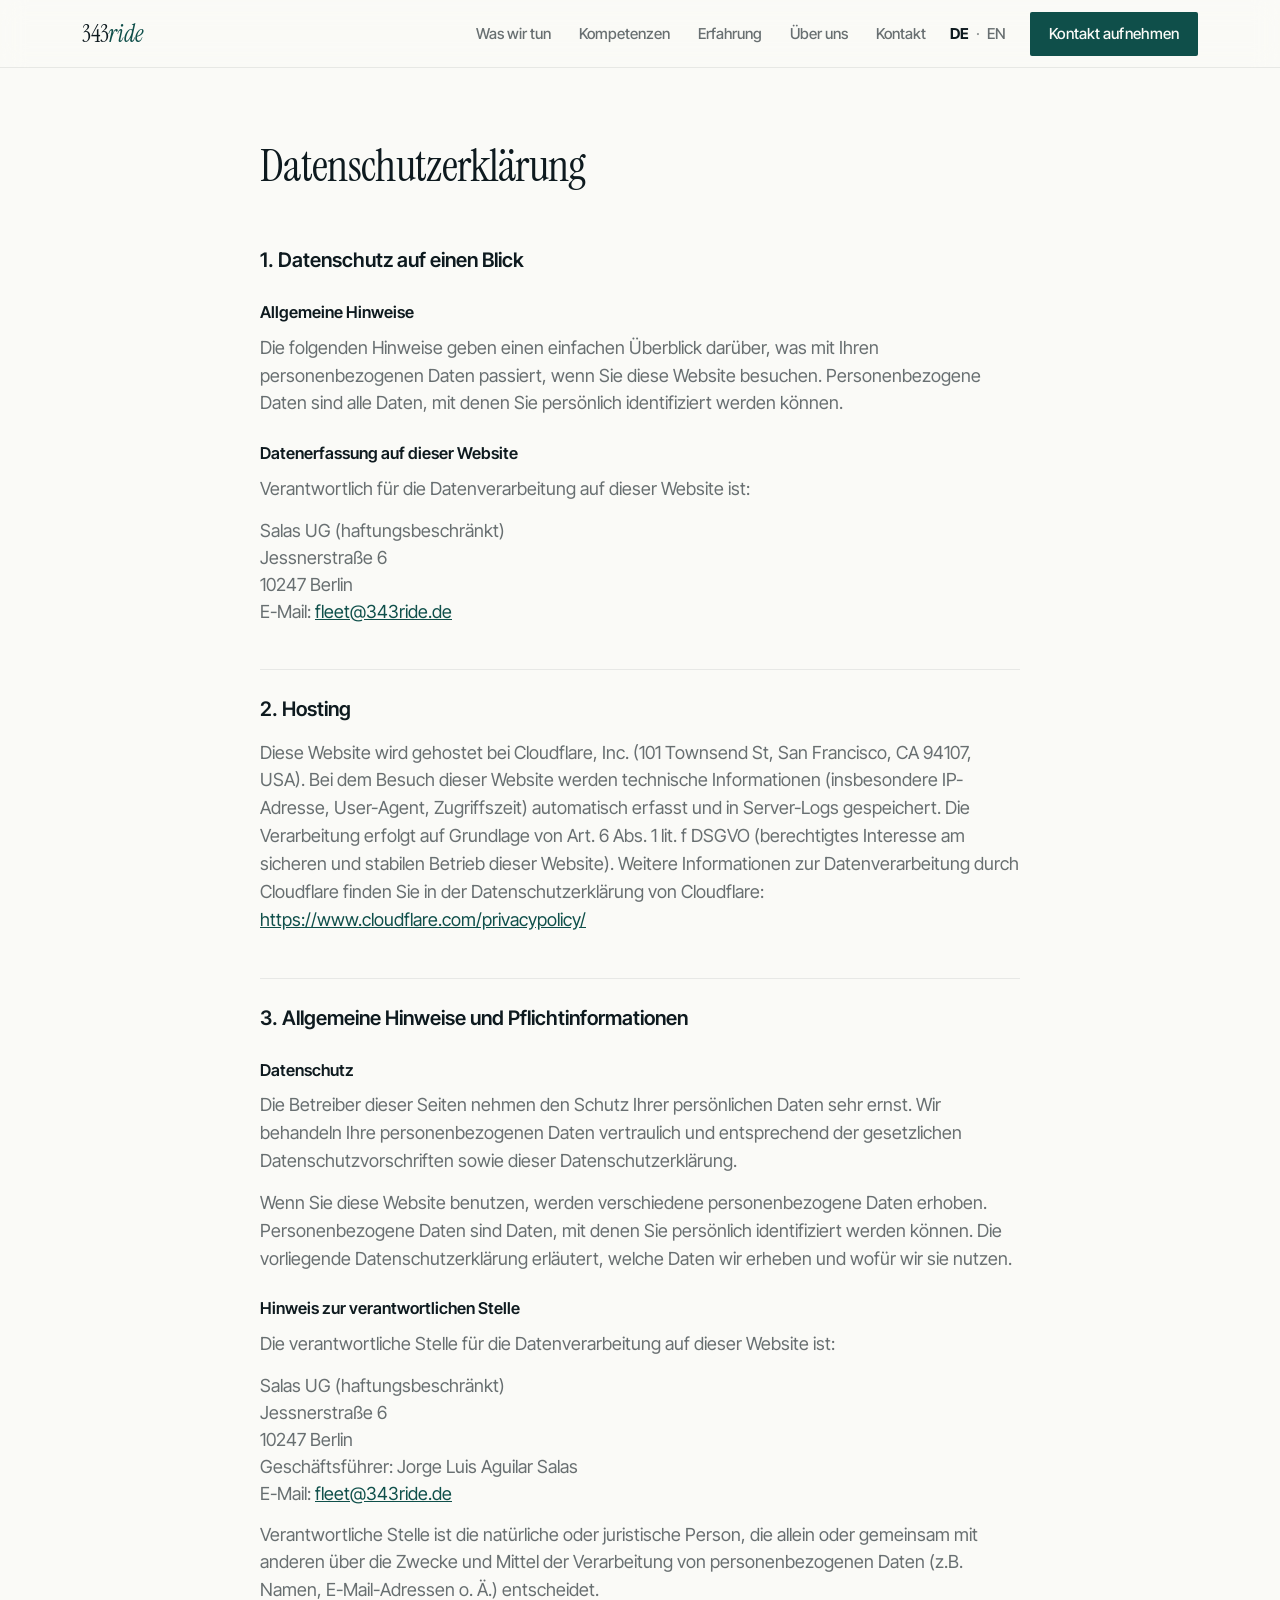
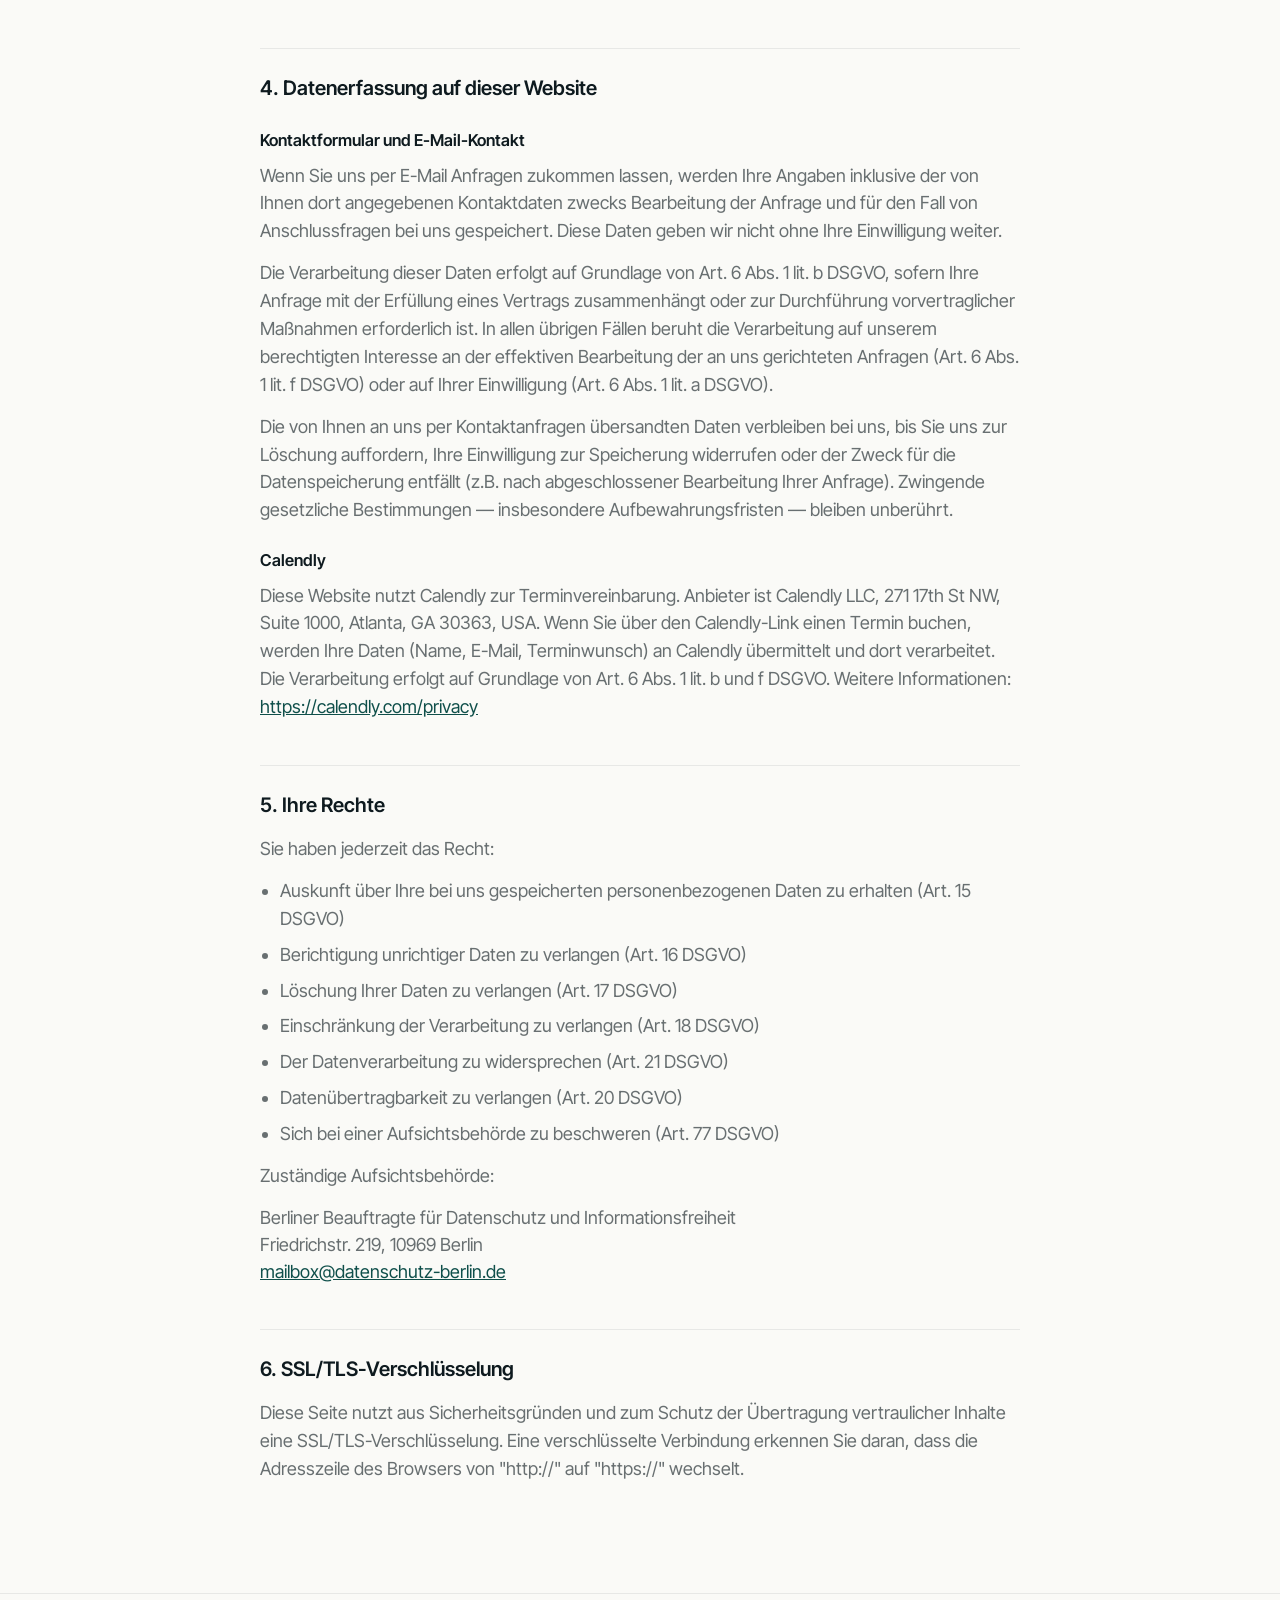
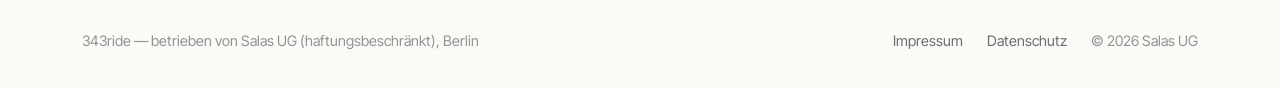
<file: datenschutz.html>
<!DOCTYPE html>
<html lang="de">
<head>
  <meta charset="UTF-8">
  <meta name="viewport" content="width=device-width, initial-scale=1.0">
  <title>Datenschutz — 343ride</title>
  <meta name="description" content="Datenschutzerklärung — 343ride, betrieben von Salas UG (haftungsbeschränkt), Berlin.">
  <meta name="robots" content="noindex">
  <meta name="theme-color" content="#FAFAF7">
  <link rel="icon" href="favicon.svg" type="image/svg+xml">
  <link rel="preconnect" href="https://fonts.googleapis.com">
  <link rel="preconnect" href="https://fonts.gstatic.com" crossorigin>
  <link href="https://fonts.googleapis.com/css2?family=Instrument+Serif:ital@0;1&family=Inter+Tight:ital,wght@0,400;0,500;0,600;1,400&display=swap" rel="stylesheet">
  <link rel="stylesheet" href="styles.css">
</head>
<body>
  <a class="skip-link" href="#content">Zum Inhalt springen</a>

  <!-- Navigation -->
  <header class="nav" id="top">
    <div class="container nav-inner">
      <a class="wordmark" href="/" aria-label="343ride Startseite">343<em>ride</em></a>

      <nav class="nav-links" aria-label="Hauptnavigation">
        <a href="/#what-we-do">Was wir tun</a>
        <a href="/#capabilities">Kompetenzen</a>
        <a href="/#experience">Erfahrung</a>
        <a href="/#about">Über uns</a>
        <a href="/#contact">Kontakt</a>
      </nav>

      <div class="lang-toggle" aria-label="Sprache">
        <a href="/" hreflang="de" class="is-active" aria-current="page">DE</a>
        <span class="lang-sep" aria-hidden="true">·</span>
        <a href="/en/" hreflang="en">EN</a>
      </div>

      <a class="btn btn-primary nav-cta" href="/#contact">Kontakt aufnehmen</a>

      <button class="nav-toggle" aria-label="Menü öffnen" aria-controls="mobile-drawer" aria-expanded="false">
        <span></span><span></span><span></span>
      </button>
    </div>
  </header>

  <!-- Mobile drawer -->
  <div class="drawer-backdrop" hidden></div>
  <aside class="drawer" id="mobile-drawer" aria-label="Mobile Navigation" hidden>
    <div class="lang-toggle drawer-lang" aria-label="Sprache">
      <a href="/" hreflang="de" class="is-active" aria-current="page">DE</a>
      <span class="lang-sep" aria-hidden="true">·</span>
      <a href="/en/" hreflang="en">EN</a>
    </div>
    <nav class="drawer-links" aria-label="Mobile Hauptnavigation">
      <a href="/#what-we-do">Was wir tun</a>
      <a href="/#capabilities">Kompetenzen</a>
      <a href="/#experience">Erfahrung</a>
      <a href="/#about">Über uns</a>
      <a href="/#contact">Kontakt</a>
    </nav>
    <a class="btn btn-primary drawer-cta" href="/#contact">Kontakt aufnehmen</a>
  </aside>

  <main class="container legal" id="content">
    <h1>Datenschutzerklärung</h1>

    <h2>1. Datenschutz auf einen Blick</h2>

    <h3>Allgemeine Hinweise</h3>
    <p>
      Die folgenden Hinweise geben einen einfachen Überblick darüber, was mit
      Ihren personenbezogenen Daten passiert, wenn Sie diese Website besuchen.
      Personenbezogene Daten sind alle Daten, mit denen Sie persönlich
      identifiziert werden können.
    </p>

    <h3>Datenerfassung auf dieser Website</h3>
    <p>Verantwortlich für die Datenverarbeitung auf dieser Website ist:</p>
    <address>
      Salas UG (haftungsbeschränkt)<br>
      Jessnerstraße 6<br>
      10247 Berlin<br>
      E-Mail: <a href="mailto:fleet@343ride.de">fleet@343ride.de</a>
    </address>

    <h2>2. Hosting</h2>
    <p>
      Diese Website wird gehostet bei Cloudflare, Inc. (101 Townsend St,
      San Francisco, CA 94107, USA). Bei dem Besuch dieser Website werden
      technische Informationen (insbesondere IP-Adresse, User-Agent,
      Zugriffszeit) automatisch erfasst und in Server-Logs gespeichert. Die
      Verarbeitung erfolgt auf Grundlage von Art. 6 Abs. 1 lit. f DSGVO
      (berechtigtes Interesse am sicheren und stabilen Betrieb dieser
      Website). Weitere Informationen zur Datenverarbeitung durch Cloudflare
      finden Sie in der Datenschutzerklärung von Cloudflare:
      <a href="https://www.cloudflare.com/privacypolicy/" target="_blank" rel="noopener">https://www.cloudflare.com/privacypolicy/</a>
    </p>

    <h2>3. Allgemeine Hinweise und Pflichtinformationen</h2>

    <h3>Datenschutz</h3>
    <p>
      Die Betreiber dieser Seiten nehmen den Schutz Ihrer persönlichen Daten
      sehr ernst. Wir behandeln Ihre personenbezogenen Daten vertraulich und
      entsprechend der gesetzlichen Datenschutzvorschriften sowie dieser
      Datenschutzerklärung.
    </p>
    <p>
      Wenn Sie diese Website benutzen, werden verschiedene personenbezogene
      Daten erhoben. Personenbezogene Daten sind Daten, mit denen Sie
      persönlich identifiziert werden können. Die vorliegende
      Datenschutzerklärung erläutert, welche Daten wir erheben und wofür wir
      sie nutzen.
    </p>

    <h3>Hinweis zur verantwortlichen Stelle</h3>
    <p>Die verantwortliche Stelle für die Datenverarbeitung auf dieser Website ist:</p>
    <address>
      Salas UG (haftungsbeschränkt)<br>
      Jessnerstraße 6<br>
      10247 Berlin<br>
      Geschäftsführer: Jorge Luis Aguilar Salas<br>
      E-Mail: <a href="mailto:fleet@343ride.de">fleet@343ride.de</a>
    </address>
    <p>
      Verantwortliche Stelle ist die natürliche oder juristische Person, die
      allein oder gemeinsam mit anderen über die Zwecke und Mittel der
      Verarbeitung von personenbezogenen Daten (z.B. Namen, E-Mail-Adressen
      o. Ä.) entscheidet.
    </p>

    <h2>4. Datenerfassung auf dieser Website</h2>

    <h3>Kontaktformular und E-Mail-Kontakt</h3>
    <p>
      Wenn Sie uns per E-Mail Anfragen zukommen lassen, werden Ihre Angaben
      inklusive der von Ihnen dort angegebenen Kontaktdaten zwecks
      Bearbeitung der Anfrage und für den Fall von Anschlussfragen bei uns
      gespeichert. Diese Daten geben wir nicht ohne Ihre Einwilligung weiter.
    </p>
    <p>
      Die Verarbeitung dieser Daten erfolgt auf Grundlage von Art. 6 Abs. 1
      lit. b DSGVO, sofern Ihre Anfrage mit der Erfüllung eines Vertrags
      zusammenhängt oder zur Durchführung vorvertraglicher Maßnahmen
      erforderlich ist. In allen übrigen Fällen beruht die Verarbeitung auf
      unserem berechtigten Interesse an der effektiven Bearbeitung der an
      uns gerichteten Anfragen (Art. 6 Abs. 1 lit. f DSGVO) oder auf Ihrer
      Einwilligung (Art. 6 Abs. 1 lit. a DSGVO).
    </p>
    <p>
      Die von Ihnen an uns per Kontaktanfragen übersandten Daten verbleiben
      bei uns, bis Sie uns zur Löschung auffordern, Ihre Einwilligung zur
      Speicherung widerrufen oder der Zweck für die Datenspeicherung
      entfällt (z.B. nach abgeschlossener Bearbeitung Ihrer Anfrage).
      Zwingende gesetzliche Bestimmungen — insbesondere Aufbewahrungsfristen
      — bleiben unberührt.
    </p>

    <h3>Calendly</h3>
    <p>
      Diese Website nutzt Calendly zur Terminvereinbarung. Anbieter ist
      Calendly LLC, 271 17th St NW, Suite 1000, Atlanta, GA 30363, USA.
      Wenn Sie über den Calendly-Link einen Termin buchen, werden Ihre
      Daten (Name, E-Mail, Terminwunsch) an Calendly übermittelt und dort
      verarbeitet. Die Verarbeitung erfolgt auf Grundlage von Art. 6 Abs. 1
      lit. b und f DSGVO. Weitere Informationen:
      <a href="https://calendly.com/privacy" target="_blank" rel="noopener">https://calendly.com/privacy</a>
    </p>

    <h2>5. Ihre Rechte</h2>
    <p>Sie haben jederzeit das Recht:</p>
    <ul>
      <li>Auskunft über Ihre bei uns gespeicherten personenbezogenen Daten zu erhalten (Art. 15 DSGVO)</li>
      <li>Berichtigung unrichtiger Daten zu verlangen (Art. 16 DSGVO)</li>
      <li>Löschung Ihrer Daten zu verlangen (Art. 17 DSGVO)</li>
      <li>Einschränkung der Verarbeitung zu verlangen (Art. 18 DSGVO)</li>
      <li>Der Datenverarbeitung zu widersprechen (Art. 21 DSGVO)</li>
      <li>Datenübertragbarkeit zu verlangen (Art. 20 DSGVO)</li>
      <li>Sich bei einer Aufsichtsbehörde zu beschweren (Art. 77 DSGVO)</li>
    </ul>
    <p>Zuständige Aufsichtsbehörde:</p>
    <address>
      Berliner Beauftragte für Datenschutz und Informationsfreiheit<br>
      Friedrichstr. 219, 10969 Berlin<br>
      <a href="mailto:mailbox@datenschutz-berlin.de">mailbox@datenschutz-berlin.de</a>
    </address>

    <h2>6. SSL/TLS-Verschlüsselung</h2>
    <p>
      Diese Seite nutzt aus Sicherheitsgründen und zum Schutz der
      Übertragung vertraulicher Inhalte eine SSL/TLS-Verschlüsselung.
      Eine verschlüsselte Verbindung erkennen Sie daran, dass die
      Adresszeile des Browsers von "http://" auf "https://" wechselt.
    </p>
  </main>

  <!-- Footer -->
  <footer class="footer">
    <div class="container footer-inner">
      <p class="footer-left">343ride — betrieben von Salas UG (haftungsbeschränkt), Berlin</p>
      <nav class="footer-links" aria-label="Rechtliches">
        <a href="impressum.html">Impressum</a>
        <a href="datenschutz.html">Datenschutz</a>
        <span>© 2026 Salas UG</span>
      </nav>
    </div>
  </footer>

  <script src="main.js"></script>
</body>
</html>
</file>
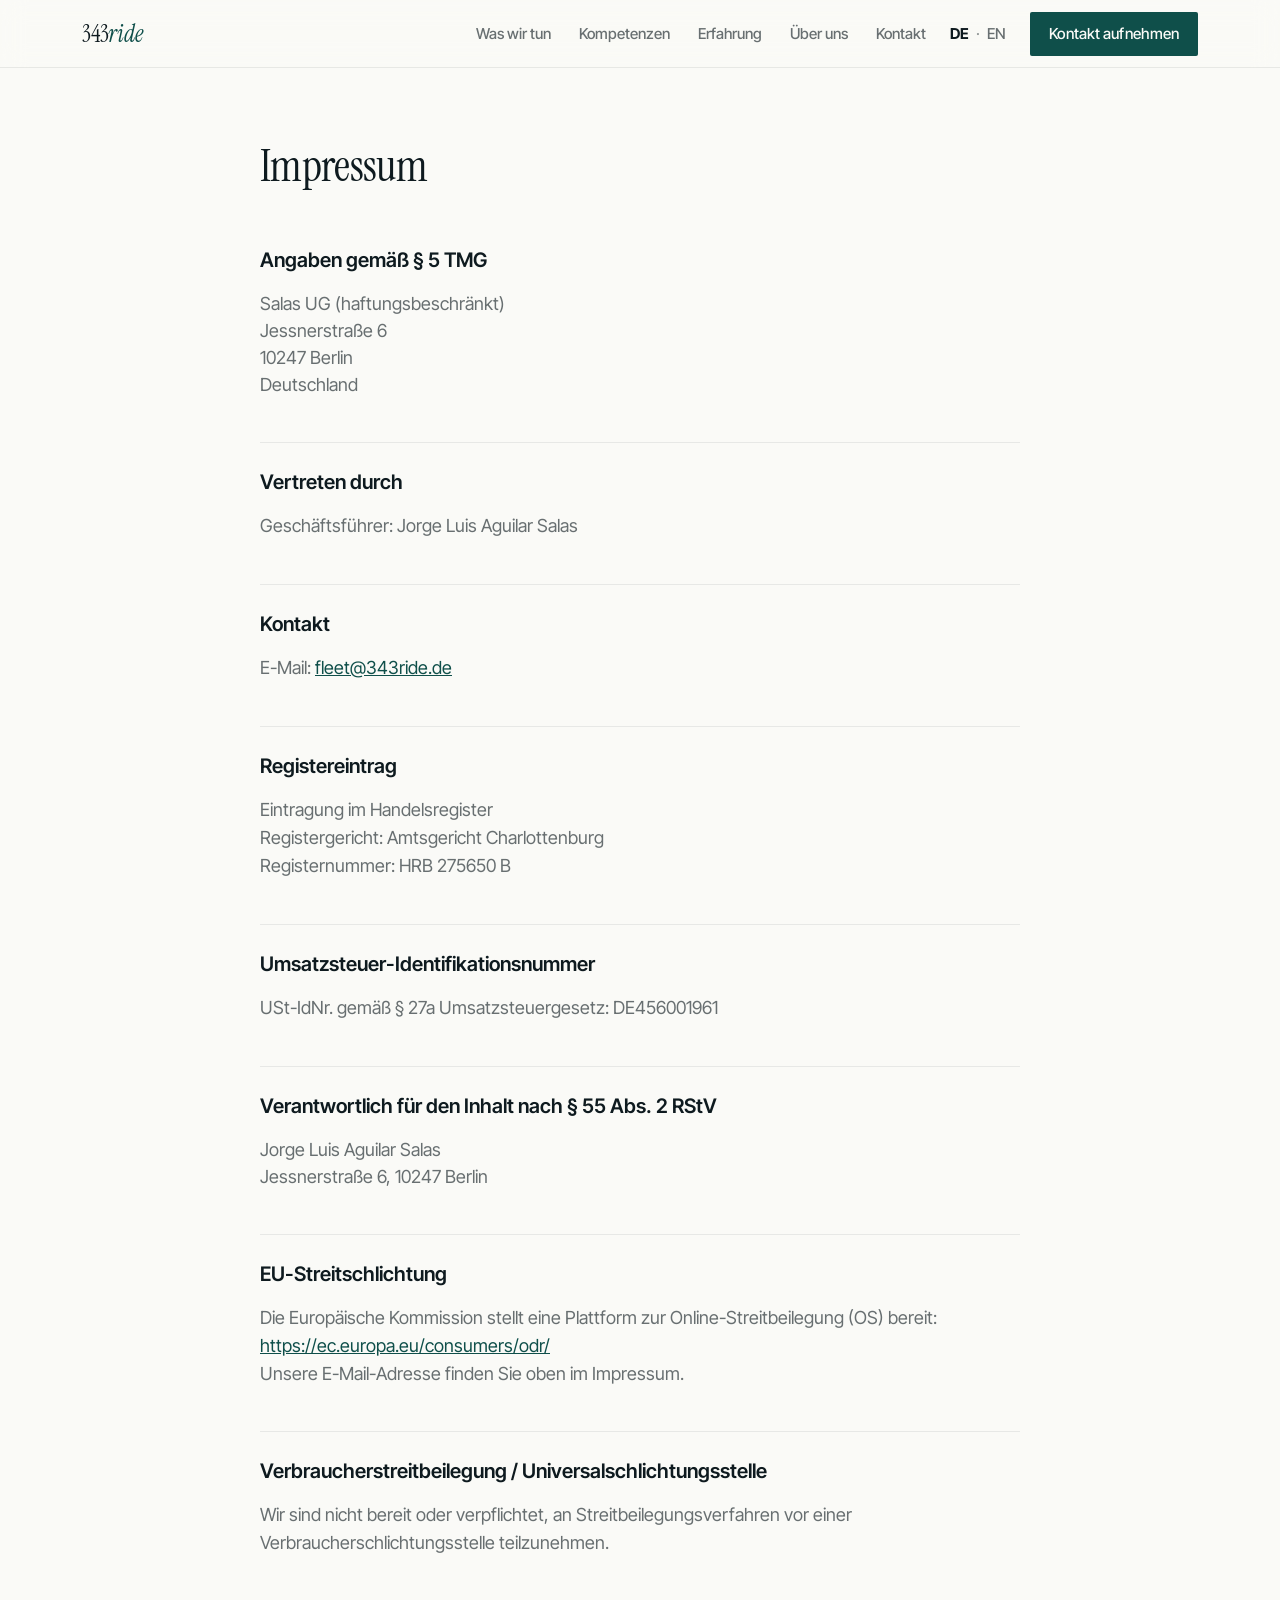
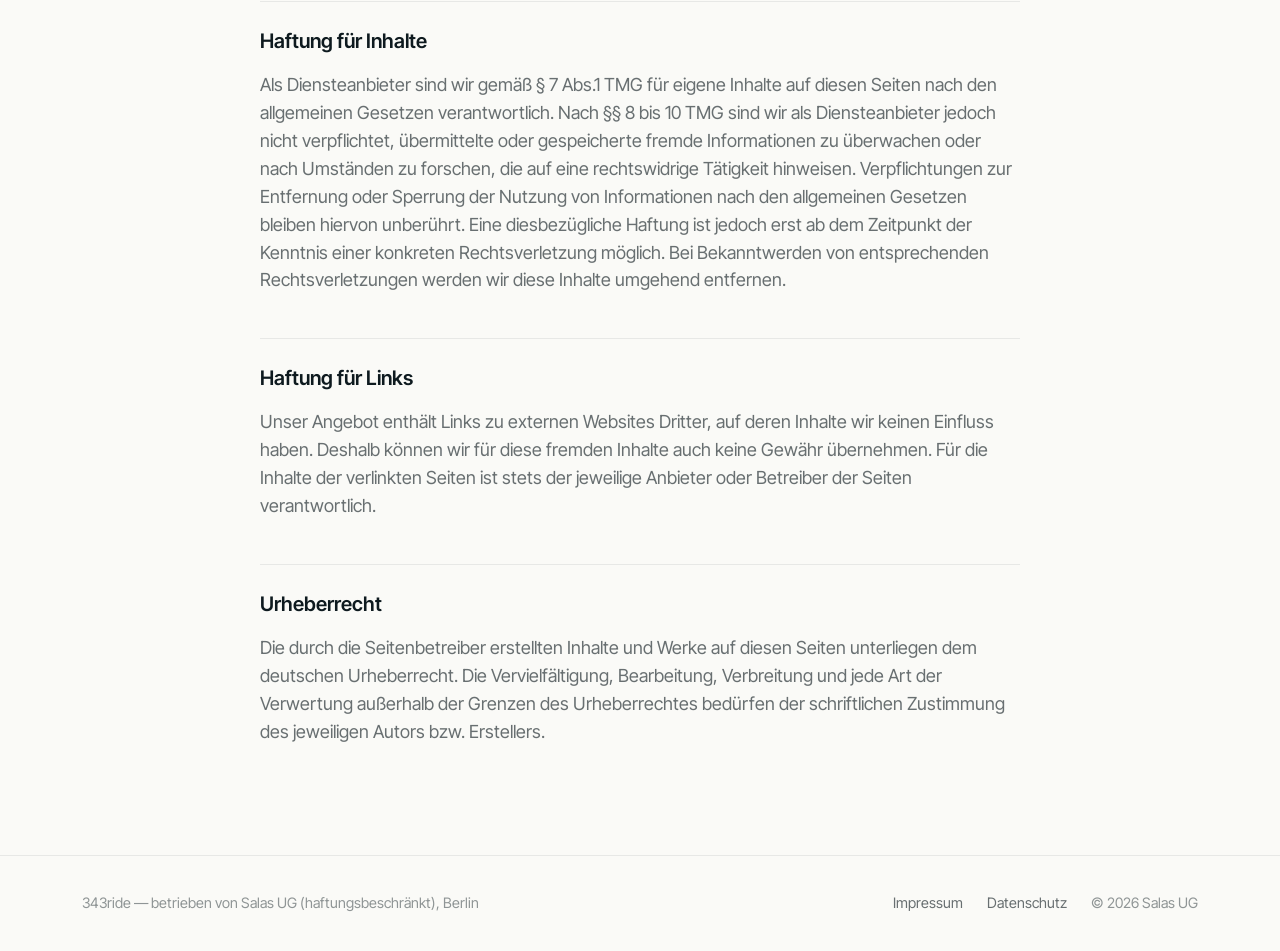
<file: impressum.html>
<!DOCTYPE html>
<html lang="de">
<head>
  <meta charset="UTF-8">
  <meta name="viewport" content="width=device-width, initial-scale=1.0">
  <title>Impressum — 343ride</title>
  <meta name="description" content="Impressum — 343ride, betrieben von Salas UG (haftungsbeschränkt), Berlin.">
  <meta name="robots" content="noindex">
  <meta name="theme-color" content="#FAFAF7">
  <link rel="icon" href="favicon.svg" type="image/svg+xml">
  <link rel="preconnect" href="https://fonts.googleapis.com">
  <link rel="preconnect" href="https://fonts.gstatic.com" crossorigin>
  <link href="https://fonts.googleapis.com/css2?family=Instrument+Serif:ital@0;1&family=Inter+Tight:ital,wght@0,400;0,500;0,600;1,400&display=swap" rel="stylesheet">
  <link rel="stylesheet" href="styles.css">
</head>
<body>
  <a class="skip-link" href="#content">Zum Inhalt springen</a>

  <!-- Navigation -->
  <header class="nav" id="top">
    <div class="container nav-inner">
      <a class="wordmark" href="/" aria-label="343ride Startseite">343<em>ride</em></a>

      <nav class="nav-links" aria-label="Hauptnavigation">
        <a href="/#what-we-do">Was wir tun</a>
        <a href="/#capabilities">Kompetenzen</a>
        <a href="/#experience">Erfahrung</a>
        <a href="/#about">Über uns</a>
        <a href="/#contact">Kontakt</a>
      </nav>

      <div class="lang-toggle" aria-label="Sprache">
        <a href="/" hreflang="de" class="is-active" aria-current="page">DE</a>
        <span class="lang-sep" aria-hidden="true">·</span>
        <a href="/en/" hreflang="en">EN</a>
      </div>

      <a class="btn btn-primary nav-cta" href="/#contact">Kontakt aufnehmen</a>

      <button class="nav-toggle" aria-label="Menü öffnen" aria-controls="mobile-drawer" aria-expanded="false">
        <span></span><span></span><span></span>
      </button>
    </div>
  </header>

  <!-- Mobile drawer -->
  <div class="drawer-backdrop" hidden></div>
  <aside class="drawer" id="mobile-drawer" aria-label="Mobile Navigation" hidden>
    <div class="lang-toggle drawer-lang" aria-label="Sprache">
      <a href="/" hreflang="de" class="is-active" aria-current="page">DE</a>
      <span class="lang-sep" aria-hidden="true">·</span>
      <a href="/en/" hreflang="en">EN</a>
    </div>
    <nav class="drawer-links" aria-label="Mobile Hauptnavigation">
      <a href="/#what-we-do">Was wir tun</a>
      <a href="/#capabilities">Kompetenzen</a>
      <a href="/#experience">Erfahrung</a>
      <a href="/#about">Über uns</a>
      <a href="/#contact">Kontakt</a>
    </nav>
    <a class="btn btn-primary drawer-cta" href="/#contact">Kontakt aufnehmen</a>
  </aside>

  <main class="container legal" id="content">
    <h1>Impressum</h1>

    <h2>Angaben gemäß § 5 TMG</h2>
    <address>
      Salas UG (haftungsbeschränkt)<br>
      Jessnerstraße 6<br>
      10247 Berlin<br>
      Deutschland
    </address>

    <h2>Vertreten durch</h2>
    <p>Geschäftsführer: Jorge Luis Aguilar Salas</p>

    <h2>Kontakt</h2>
    <p>E-Mail: <a href="mailto:fleet@343ride.de">fleet@343ride.de</a></p>

    <h2>Registereintrag</h2>
    <p>
      Eintragung im Handelsregister<br>
      Registergericht: Amtsgericht Charlottenburg<br>
      Registernummer: HRB 275650 B
    </p>

    <h2>Umsatzsteuer-Identifikationsnummer</h2>
    <p>USt-IdNr. gemäß § 27a Umsatzsteuergesetz: DE456001961</p>

    <h2>Verantwortlich für den Inhalt nach § 55 Abs. 2 RStV</h2>
    <address>
      Jorge Luis Aguilar Salas<br>
      Jessnerstraße 6, 10247 Berlin
    </address>

    <h2>EU-Streitschlichtung</h2>
    <p>
      Die Europäische Kommission stellt eine Plattform zur
      Online-Streitbeilegung (OS) bereit:<br>
      <a href="https://ec.europa.eu/consumers/odr/" target="_blank" rel="noopener">https://ec.europa.eu/consumers/odr/</a><br>
      Unsere E-Mail-Adresse finden Sie oben im Impressum.
    </p>

    <h2>Verbraucherstreitbeilegung / Universalschlichtungsstelle</h2>
    <p>
      Wir sind nicht bereit oder verpflichtet, an Streitbeilegungsverfahren
      vor einer Verbraucherschlichtungsstelle teilzunehmen.
    </p>

    <h2>Haftung für Inhalte</h2>
    <p>
      Als Diensteanbieter sind wir gemäß § 7 Abs.1 TMG für eigene Inhalte
      auf diesen Seiten nach den allgemeinen Gesetzen verantwortlich. Nach
      §§ 8 bis 10 TMG sind wir als Diensteanbieter jedoch nicht verpflichtet,
      übermittelte oder gespeicherte fremde Informationen zu überwachen oder
      nach Umständen zu forschen, die auf eine rechtswidrige Tätigkeit
      hinweisen. Verpflichtungen zur Entfernung oder Sperrung der Nutzung
      von Informationen nach den allgemeinen Gesetzen bleiben hiervon
      unberührt. Eine diesbezügliche Haftung ist jedoch erst ab dem Zeitpunkt
      der Kenntnis einer konkreten Rechtsverletzung möglich. Bei
      Bekanntwerden von entsprechenden Rechtsverletzungen werden wir diese
      Inhalte umgehend entfernen.
    </p>

    <h2>Haftung für Links</h2>
    <p>
      Unser Angebot enthält Links zu externen Websites Dritter, auf deren
      Inhalte wir keinen Einfluss haben. Deshalb können wir für diese fremden
      Inhalte auch keine Gewähr übernehmen. Für die Inhalte der verlinkten
      Seiten ist stets der jeweilige Anbieter oder Betreiber der Seiten
      verantwortlich.
    </p>

    <h2>Urheberrecht</h2>
    <p>
      Die durch die Seitenbetreiber erstellten Inhalte und Werke auf diesen
      Seiten unterliegen dem deutschen Urheberrecht. Die Vervielfältigung,
      Bearbeitung, Verbreitung und jede Art der Verwertung außerhalb der
      Grenzen des Urheberrechtes bedürfen der schriftlichen Zustimmung des
      jeweiligen Autors bzw. Erstellers.
    </p>
  </main>

  <!-- Footer -->
  <footer class="footer">
    <div class="container footer-inner">
      <p class="footer-left">343ride — betrieben von Salas UG (haftungsbeschränkt), Berlin</p>
      <nav class="footer-links" aria-label="Rechtliches">
        <a href="impressum.html">Impressum</a>
        <a href="datenschutz.html">Datenschutz</a>
        <span>© 2026 Salas UG</span>
      </nav>
    </div>
  </footer>

  <script src="main.js"></script>
</body>
</html>
</file>
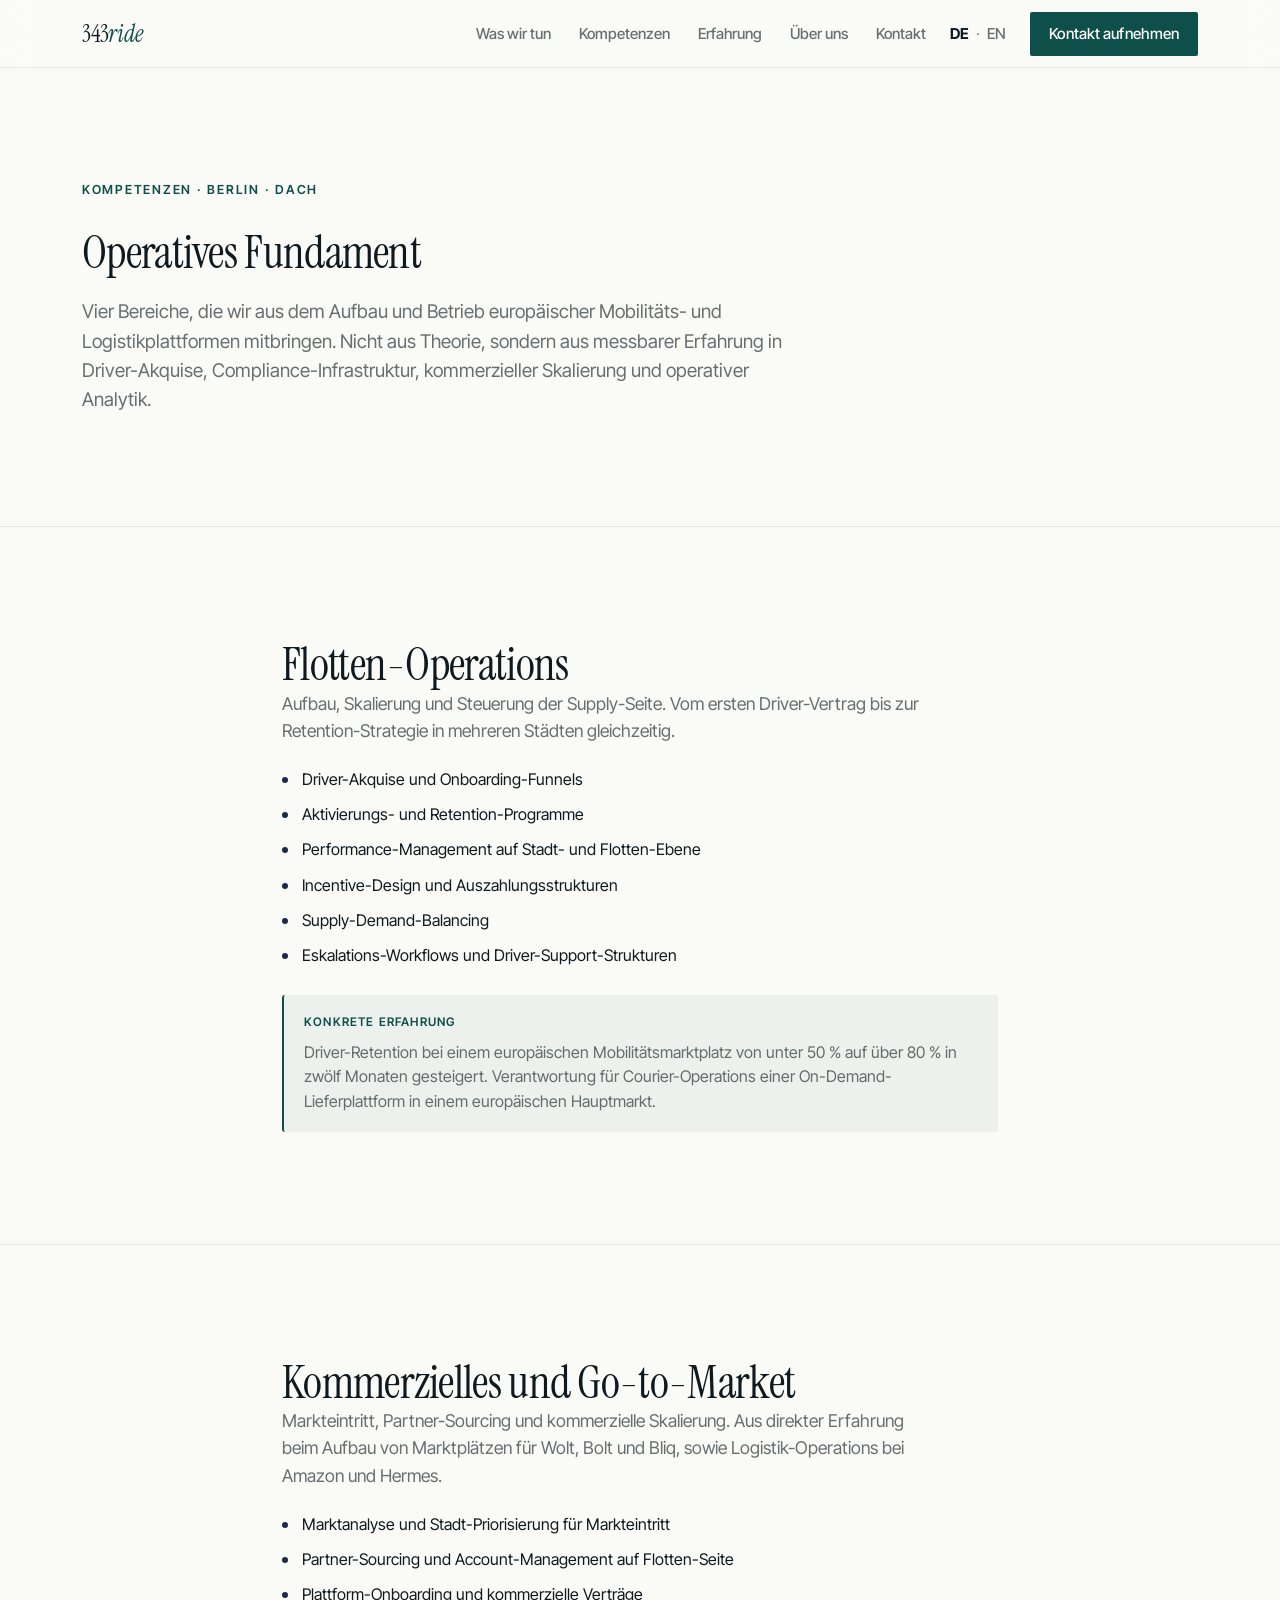
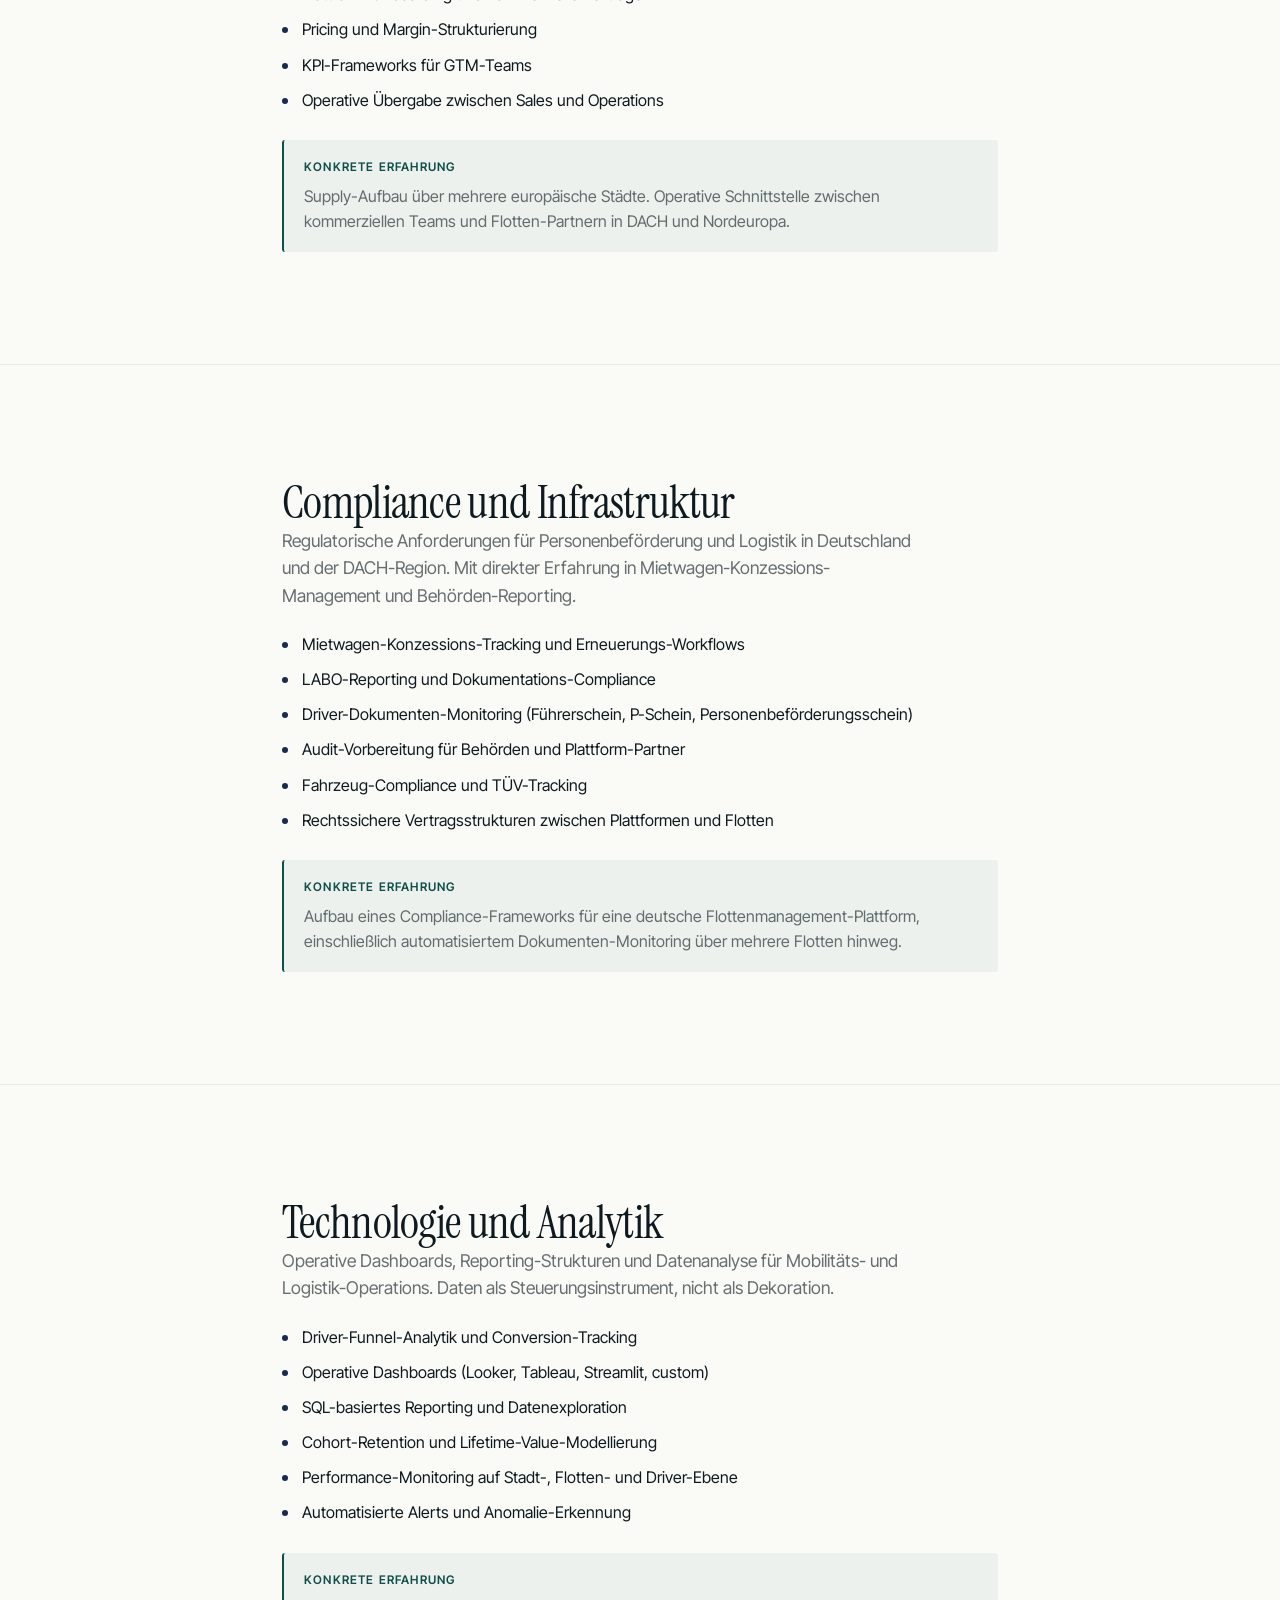
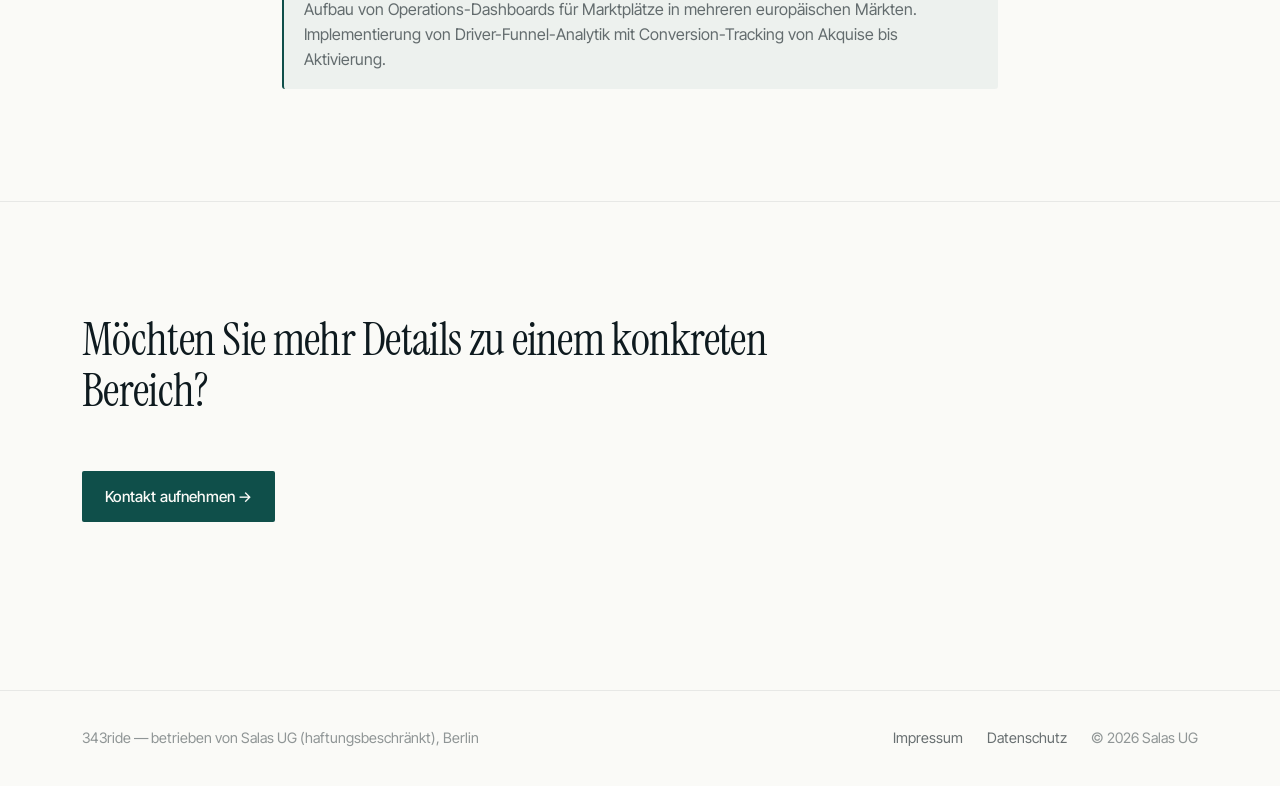
<file: kompetenzen.html>
<!DOCTYPE html>
<html lang="de">
<head>
  <meta charset="UTF-8">
  <meta name="viewport" content="width=device-width, initial-scale=1.0">
  <title>Operatives Fundament — 343ride</title>

  <meta name="description" content="Operatives Fundament — vier Bereiche aus dem Aufbau und Betrieb europäischer Mobilitäts- und Logistikplattformen: Flotten-Operations, Go-to-Market, Compliance und Analytik.">
  <meta name="author" content="Salas UG (haftungsbeschränkt)">
  <link rel="canonical" href="https://343ride.de/kompetenzen.html">

  <!-- Language alternates -->
  <link rel="alternate" hreflang="de" href="https://343ride.de/kompetenzen.html">
  <link rel="alternate" hreflang="en" href="https://343ride.de/en/capabilities.html">
  <link rel="alternate" hreflang="x-default" href="https://343ride.de/kompetenzen.html">

  <meta name="theme-color" content="#FAFAF7">
  <link rel="icon" href="favicon.svg" type="image/svg+xml">

  <!-- Fonts -->
  <link rel="preconnect" href="https://fonts.googleapis.com">
  <link rel="preconnect" href="https://fonts.gstatic.com" crossorigin>
  <link href="https://fonts.googleapis.com/css2?family=Instrument+Serif:ital@0;1&family=Inter+Tight:ital,wght@0,400;0,500;0,600;1,400&display=swap" rel="stylesheet">

  <link rel="stylesheet" href="styles.css">
</head>
<body>
  <a class="skip-link" href="#content">Zum Inhalt springen</a>

  <!-- Navigation -->
  <header class="nav" id="top">
    <div class="container nav-inner">
      <a class="wordmark" href="/" aria-label="343ride Startseite">343<em>ride</em></a>

      <nav class="nav-links" aria-label="Hauptnavigation">
        <a href="/#what-we-do">Was wir tun</a>
        <a href="/#capabilities">Kompetenzen</a>
        <a href="/#experience">Erfahrung</a>
        <a href="/#about">Über uns</a>
        <a href="/#contact">Kontakt</a>
      </nav>

      <div class="lang-toggle" aria-label="Sprache">
        <a href="/kompetenzen.html" hreflang="de" class="is-active" aria-current="page">DE</a>
        <span class="lang-sep" aria-hidden="true">·</span>
        <a href="/en/capabilities.html" hreflang="en">EN</a>
      </div>

      <a class="btn btn-primary nav-cta" href="/#contact">Kontakt aufnehmen</a>

      <button class="nav-toggle" aria-label="Menü öffnen" aria-controls="mobile-drawer" aria-expanded="false">
        <span></span><span></span><span></span>
      </button>
    </div>
  </header>

  <!-- Mobile drawer -->
  <div class="drawer-backdrop" hidden></div>
  <aside class="drawer" id="mobile-drawer" aria-label="Mobile Navigation" hidden>
    <div class="lang-toggle drawer-lang" aria-label="Sprache">
      <a href="/kompetenzen.html" hreflang="de" class="is-active" aria-current="page">DE</a>
      <span class="lang-sep" aria-hidden="true">·</span>
      <a href="/en/capabilities.html" hreflang="en">EN</a>
    </div>
    <nav class="drawer-links" aria-label="Mobile Hauptnavigation">
      <a href="/#what-we-do">Was wir tun</a>
      <a href="/#capabilities">Kompetenzen</a>
      <a href="/#experience">Erfahrung</a>
      <a href="/#about">Über uns</a>
      <a href="/#contact">Kontakt</a>
    </nav>
    <a class="btn btn-primary drawer-cta" href="/#contact">Kontakt aufnehmen</a>
  </aside>

  <main id="content">
    <!-- Header -->
    <section class="section">
      <div class="container">
        <p class="eyebrow reveal">Kompetenzen · Berlin · DACH</p>
        <h1 class="section-title reveal">Operatives Fundament</h1>
        <p class="cap-intro reveal">
          Vier Bereiche, die wir aus dem Aufbau und Betrieb europäischer
          Mobilitäts- und Logistikplattformen mitbringen. Nicht aus Theorie,
          sondern aus messbarer Erfahrung in Driver-Akquise,
          Compliance-Infrastruktur, kommerzieller Skalierung und operativer
          Analytik.
        </p>
      </div>
    </section>

    <!-- Section 1 — Flotten-Operations -->
    <section class="section" id="fleet-operations">
      <div class="container cap-section">
        <h2 class="section-title reveal">Flotten-Operations</h2>
        <p class="cap-desc reveal">
          Aufbau, Skalierung und Steuerung der Supply-Seite. Vom ersten
          Driver-Vertrag bis zur Retention-Strategie in mehreren Städten
          gleichzeitig.
        </p>
        <ul class="card-list reveal">
          <li>Driver-Akquise und Onboarding-Funnels</li>
          <li>Aktivierungs- und Retention-Programme</li>
          <li>Performance-Management auf Stadt- und Flotten-Ebene</li>
          <li>Incentive-Design und Auszahlungsstrukturen</li>
          <li>Supply-Demand-Balancing</li>
          <li>Eskalations-Workflows und Driver-Support-Strukturen</li>
        </ul>
        <div class="callout reveal">
          <span class="callout-label">Konkrete Erfahrung</span>
          Driver-Retention bei einem europäischen Mobilitätsmarktplatz von unter
          50 % auf über 80 % in zwölf Monaten gesteigert. Verantwortung für
          Courier-Operations einer On-Demand-Lieferplattform in einem
          europäischen Hauptmarkt.
        </div>
      </div>
    </section>

    <!-- Section 2 — Kommerzielles und Go-to-Market -->
    <section class="section" id="go-to-market">
      <div class="container cap-section">
        <h2 class="section-title reveal">Kommerzielles und Go-to-Market</h2>
        <p class="cap-desc reveal">
          Markteintritt, Partner-Sourcing und kommerzielle Skalierung. Aus
          direkter Erfahrung beim Aufbau von Marktplätzen für Wolt, Bolt und Bliq,
          sowie Logistik-Operations bei Amazon und Hermes.
        </p>
        <ul class="card-list reveal">
          <li>Marktanalyse und Stadt-Priorisierung für Markteintritt</li>
          <li>Partner-Sourcing und Account-Management auf Flotten-Seite</li>
          <li>Plattform-Onboarding und kommerzielle Verträge</li>
          <li>Pricing und Margin-Strukturierung</li>
          <li>KPI-Frameworks für GTM-Teams</li>
          <li>Operative Übergabe zwischen Sales und Operations</li>
        </ul>
        <div class="callout reveal">
          <span class="callout-label">Konkrete Erfahrung</span>
          Supply-Aufbau über mehrere europäische Städte. Operative Schnittstelle
          zwischen kommerziellen Teams und Flotten-Partnern in DACH und
          Nordeuropa.
        </div>
      </div>
    </section>

    <!-- Section 3 — Compliance und Infrastruktur -->
    <section class="section" id="compliance">
      <div class="container cap-section">
        <h2 class="section-title reveal">Compliance und Infrastruktur</h2>
        <p class="cap-desc reveal">
          Regulatorische Anforderungen für Personenbeförderung und Logistik in
          Deutschland und der DACH-Region. Mit direkter Erfahrung in
          Mietwagen-Konzessions-Management und Behörden-Reporting.
        </p>
        <ul class="card-list reveal">
          <li>Mietwagen-Konzessions-Tracking und Erneuerungs-Workflows</li>
          <li>LABO-Reporting und Dokumentations-Compliance</li>
          <li>Driver-Dokumenten-Monitoring (Führerschein, P-Schein, Personenbeförderungsschein)</li>
          <li>Audit-Vorbereitung für Behörden und Plattform-Partner</li>
          <li>Fahrzeug-Compliance und TÜV-Tracking</li>
          <li>Rechtssichere Vertragsstrukturen zwischen Plattformen und Flotten</li>
        </ul>
        <div class="callout reveal">
          <span class="callout-label">Konkrete Erfahrung</span>
          Aufbau eines Compliance-Frameworks für eine deutsche
          Flottenmanagement-Plattform, einschließlich automatisiertem
          Dokumenten-Monitoring über mehrere Flotten hinweg.
        </div>
      </div>
    </section>

    <!-- Section 4 — Technologie und Analytik -->
    <section class="section" id="technology">
      <div class="container cap-section">
        <h2 class="section-title reveal">Technologie und Analytik</h2>
        <p class="cap-desc reveal">
          Operative Dashboards, Reporting-Strukturen und Datenanalyse für
          Mobilitäts- und Logistik-Operations. Daten als Steuerungsinstrument,
          nicht als Dekoration.
        </p>
        <ul class="card-list reveal">
          <li>Driver-Funnel-Analytik und Conversion-Tracking</li>
          <li>Operative Dashboards (Looker, Tableau, Streamlit, custom)</li>
          <li>SQL-basiertes Reporting und Datenexploration</li>
          <li>Cohort-Retention und Lifetime-Value-Modellierung</li>
          <li>Performance-Monitoring auf Stadt-, Flotten- und Driver-Ebene</li>
          <li>Automatisierte Alerts und Anomalie-Erkennung</li>
        </ul>
        <div class="callout reveal">
          <span class="callout-label">Konkrete Erfahrung</span>
          Aufbau von Operations-Dashboards für Marktplätze in mehreren
          europäischen Märkten. Implementierung von Driver-Funnel-Analytik mit
          Conversion-Tracking von Akquise bis Aktivierung.
        </div>
      </div>
    </section>

    <!-- Final CTA -->
    <section class="section" id="cta">
      <div class="container">
        <div class="section-head">
          <h2 class="section-title reveal">Möchten Sie mehr Details zu einem konkreten Bereich?</h2>
        </div>
        <div class="contact-actions reveal">
          <a class="btn btn-primary" href="/#contact">Kontakt aufnehmen →</a>
        </div>
      </div>
    </section>
  </main>

  <!-- Footer -->
  <footer class="footer">
    <div class="container footer-inner">
      <p class="footer-left">343ride — betrieben von Salas UG (haftungsbeschränkt), Berlin</p>
      <nav class="footer-links" aria-label="Rechtliches">
        <a href="impressum.html">Impressum</a>
        <a href="datenschutz.html">Datenschutz</a>
        <span>© 2026 Salas UG</span>
      </nav>
    </div>
  </footer>

  <script src="main.js"></script>
</body>
</html>
</file>
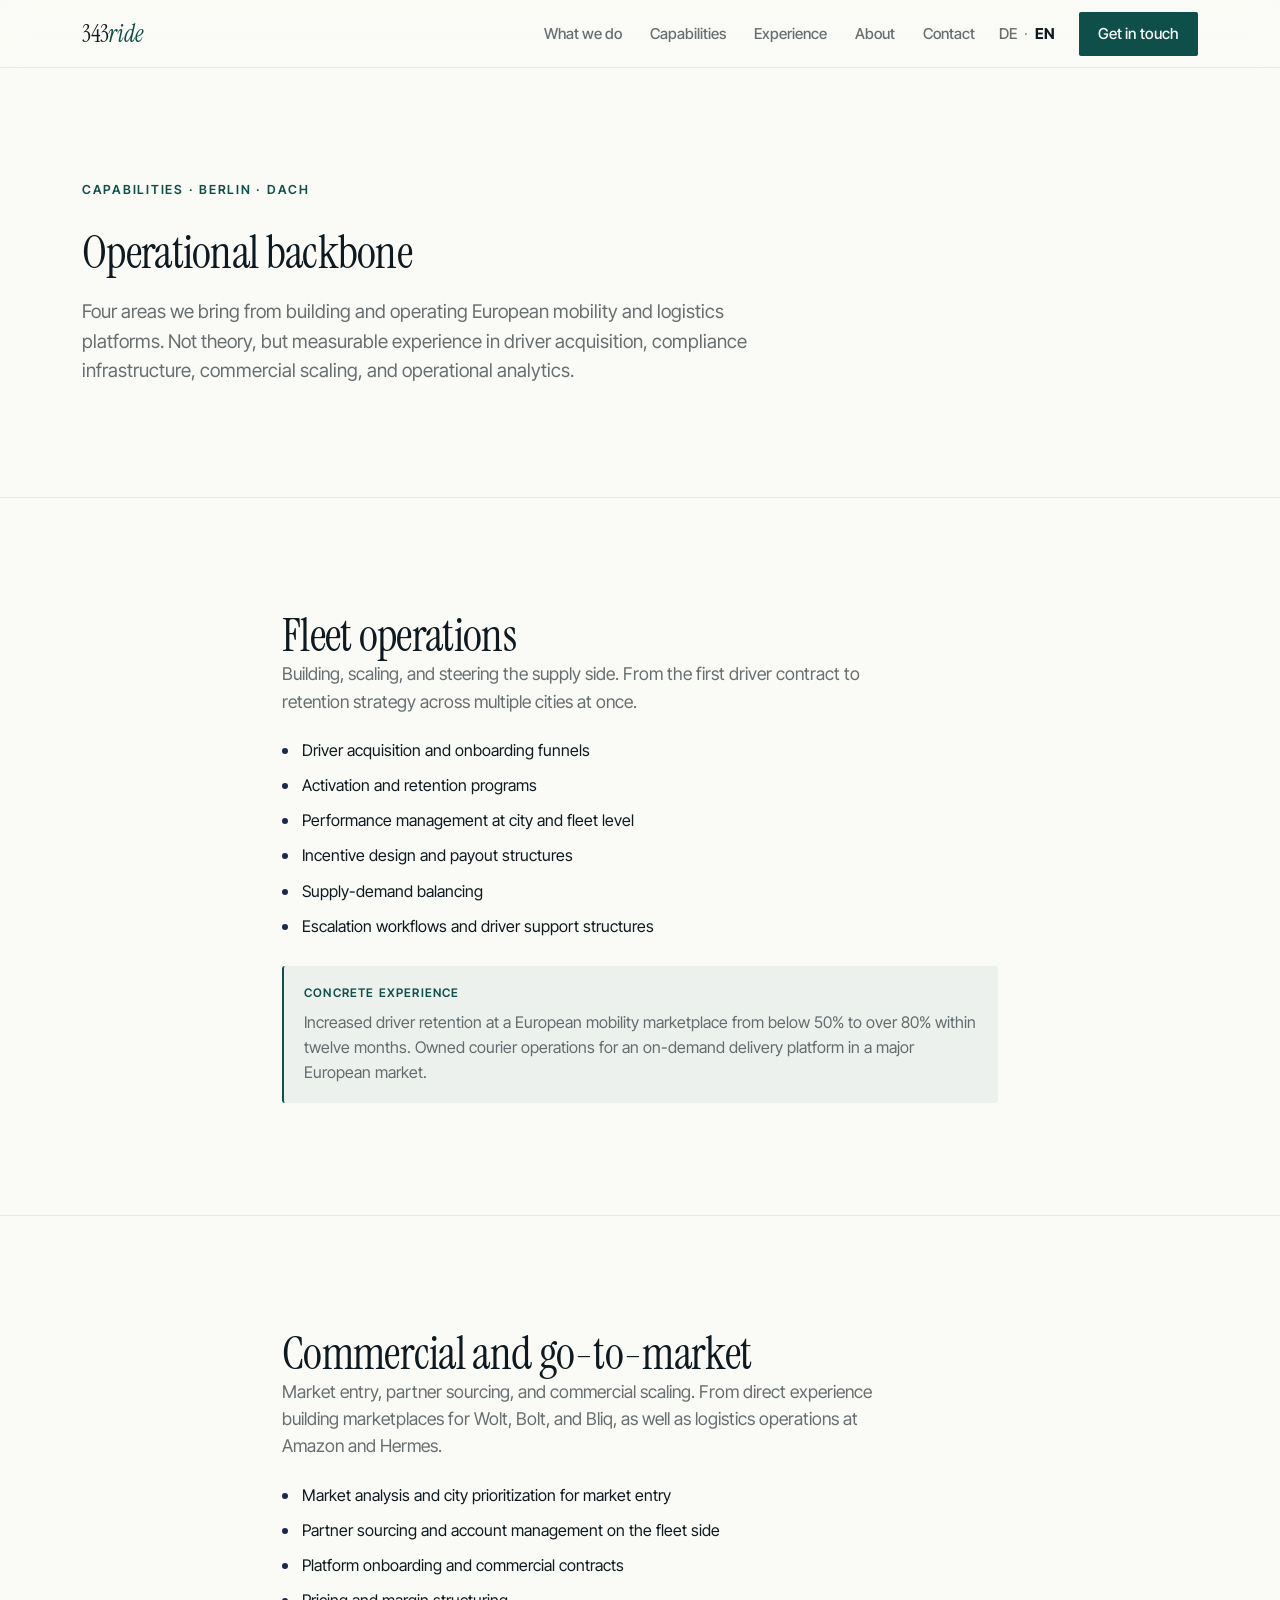
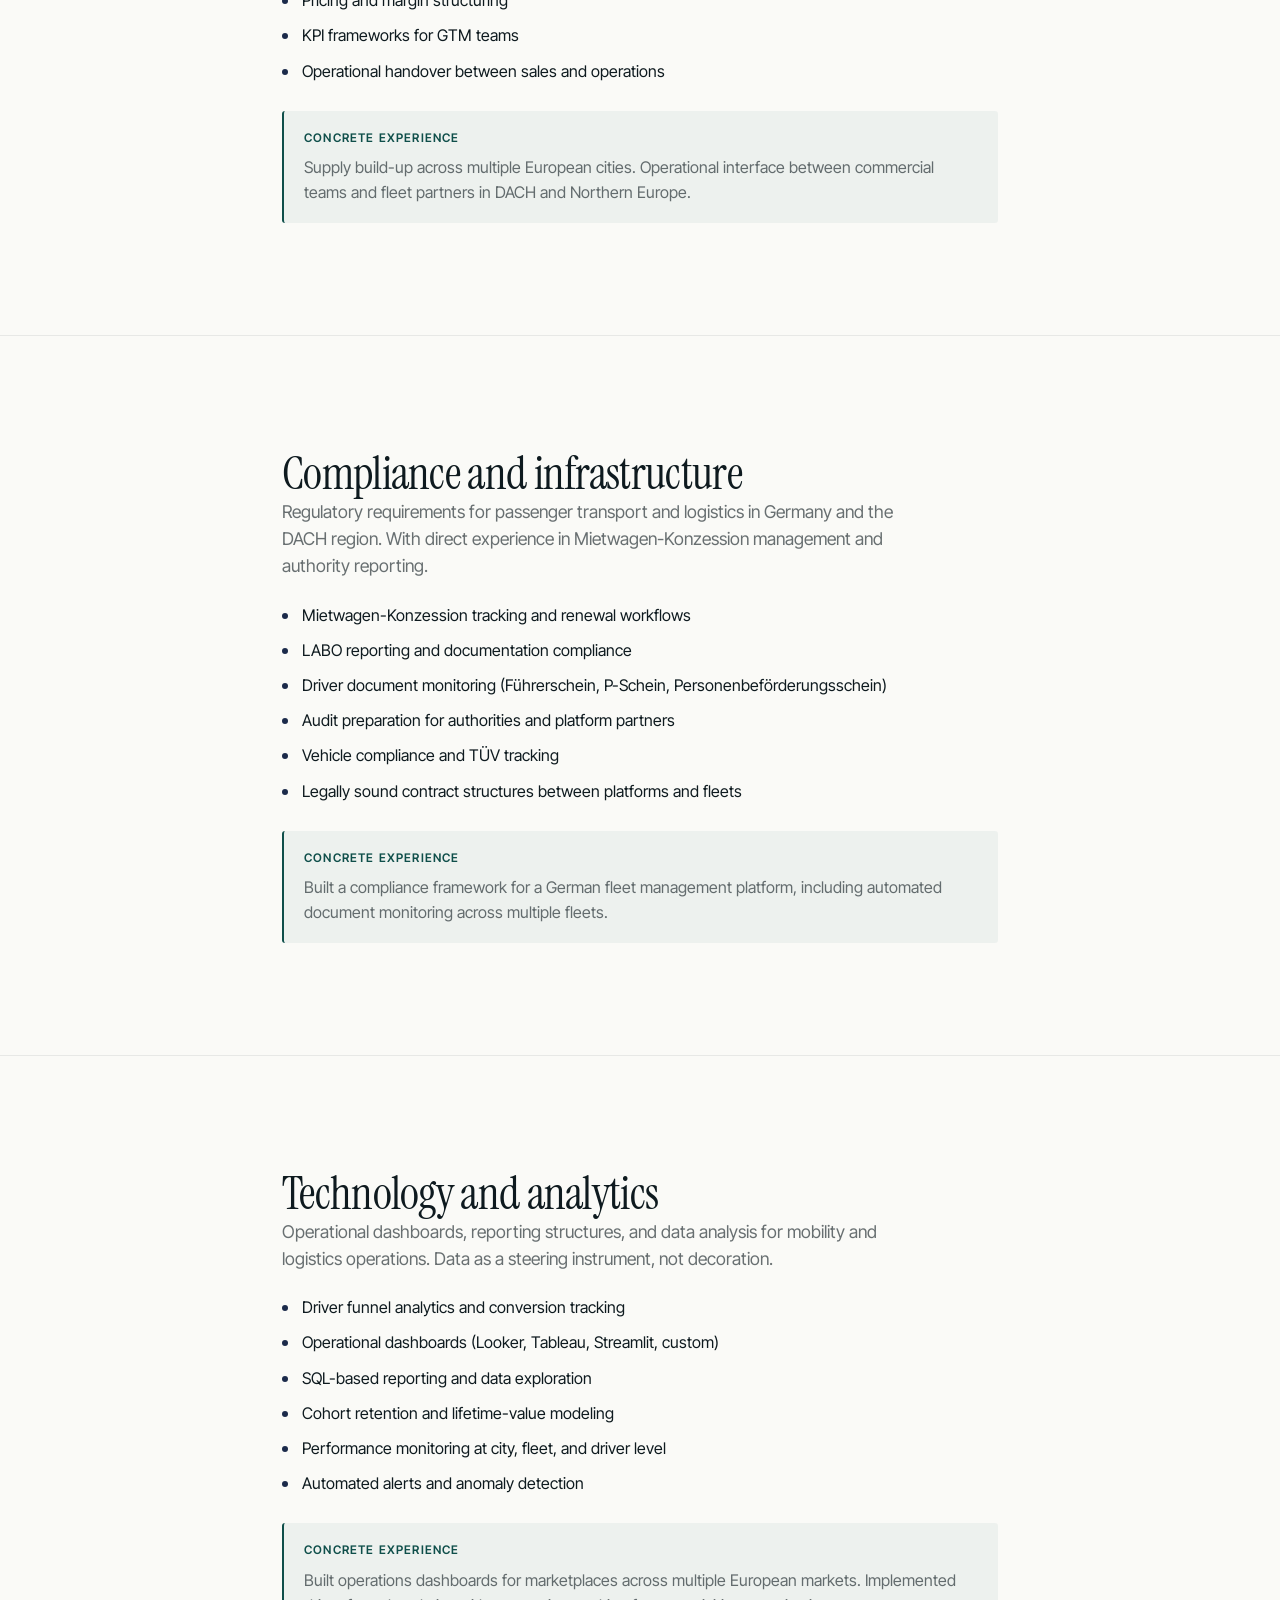
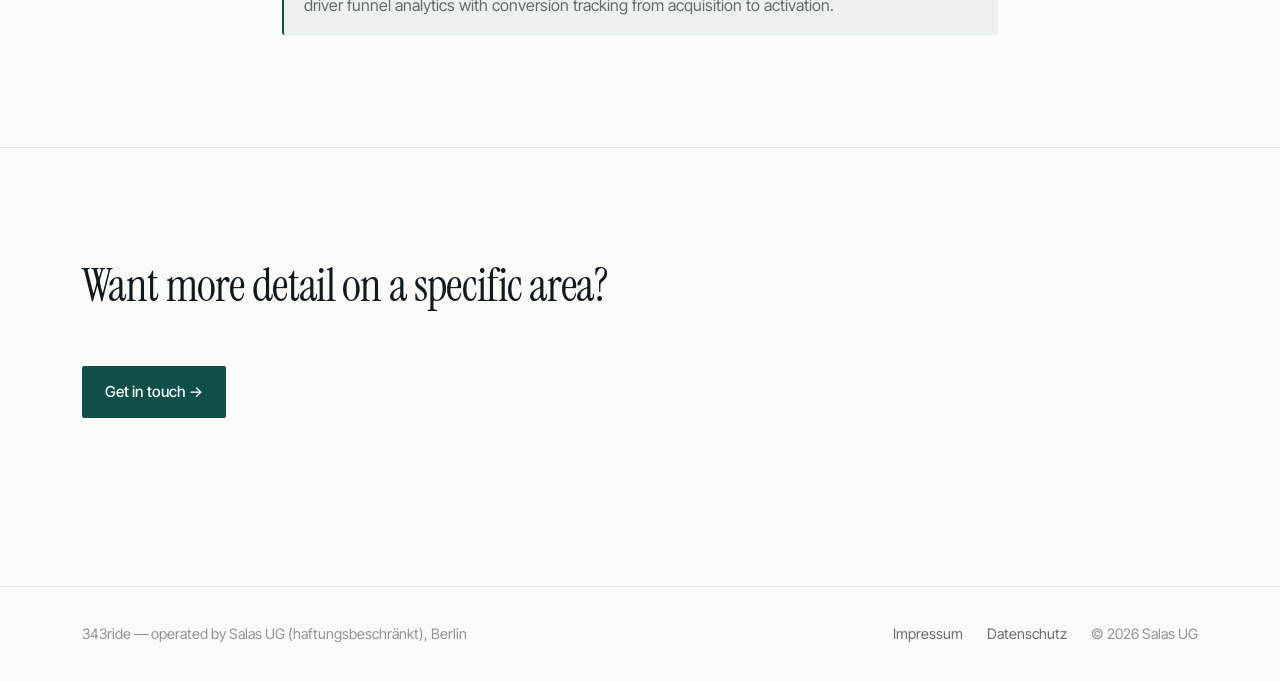
<file: en/capabilities.html>
<!DOCTYPE html>
<html lang="en">
<head>
  <meta charset="UTF-8">
  <meta name="viewport" content="width=device-width, initial-scale=1.0">
  <title>Operational backbone — 343ride</title>

  <meta name="description" content="Operational backbone — four areas we bring from building and operating European mobility and logistics platforms: fleet operations, go-to-market, compliance, and analytics.">
  <meta name="author" content="Salas UG (haftungsbeschränkt)">
  <link rel="canonical" href="https://343ride.de/en/capabilities.html">

  <!-- Language alternates -->
  <link rel="alternate" hreflang="de" href="https://343ride.de/kompetenzen.html">
  <link rel="alternate" hreflang="en" href="https://343ride.de/en/capabilities.html">
  <link rel="alternate" hreflang="x-default" href="https://343ride.de/kompetenzen.html">

  <meta name="theme-color" content="#FAFAF7">
  <link rel="icon" href="../favicon.svg" type="image/svg+xml">

  <!-- Fonts -->
  <link rel="preconnect" href="https://fonts.googleapis.com">
  <link rel="preconnect" href="https://fonts.gstatic.com" crossorigin>
  <link href="https://fonts.googleapis.com/css2?family=Instrument+Serif:ital@0;1&family=Inter+Tight:ital,wght@0,400;0,500;0,600;1,400&display=swap" rel="stylesheet">

  <link rel="stylesheet" href="../styles.css">
</head>
<body>
  <a class="skip-link" href="#content">Skip to content</a>

  <!-- Navigation -->
  <header class="nav" id="top">
    <div class="container nav-inner">
      <a class="wordmark" href="/en/" aria-label="343ride home">343<em>ride</em></a>

      <nav class="nav-links" aria-label="Primary">
        <a href="/en/#what-we-do">What we do</a>
        <a href="/en/#capabilities">Capabilities</a>
        <a href="/en/#experience">Experience</a>
        <a href="/en/#about">About</a>
        <a href="/en/#contact">Contact</a>
      </nav>

      <div class="lang-toggle" aria-label="Language">
        <a href="/kompetenzen.html" hreflang="de">DE</a>
        <span class="lang-sep" aria-hidden="true">·</span>
        <a href="/en/capabilities.html" hreflang="en" class="is-active" aria-current="page">EN</a>
      </div>

      <a class="btn btn-primary nav-cta" href="/en/#contact">Get in touch</a>

      <button class="nav-toggle" aria-label="Open menu" aria-controls="mobile-drawer" aria-expanded="false">
        <span></span><span></span><span></span>
      </button>
    </div>
  </header>

  <!-- Mobile drawer -->
  <div class="drawer-backdrop" hidden></div>
  <aside class="drawer" id="mobile-drawer" aria-label="Mobile navigation" hidden>
    <div class="lang-toggle drawer-lang" aria-label="Language">
      <a href="/kompetenzen.html" hreflang="de">DE</a>
      <span class="lang-sep" aria-hidden="true">·</span>
      <a href="/en/capabilities.html" hreflang="en" class="is-active" aria-current="page">EN</a>
    </div>
    <nav class="drawer-links" aria-label="Mobile primary">
      <a href="/en/#what-we-do">What we do</a>
      <a href="/en/#capabilities">Capabilities</a>
      <a href="/en/#experience">Experience</a>
      <a href="/en/#about">About</a>
      <a href="/en/#contact">Contact</a>
    </nav>
    <a class="btn btn-primary drawer-cta" href="/en/#contact">Get in touch</a>
  </aside>

  <main id="content">
    <!-- Header -->
    <section class="section">
      <div class="container">
        <p class="eyebrow reveal">Capabilities · Berlin · DACH</p>
        <h1 class="section-title reveal">Operational backbone</h1>
        <p class="cap-intro reveal">
          Four areas we bring from building and operating European mobility and
          logistics platforms. Not theory, but measurable experience in driver
          acquisition, compliance infrastructure, commercial scaling, and
          operational analytics.
        </p>
      </div>
    </section>

    <!-- Section 1 — Fleet operations -->
    <section class="section" id="fleet-operations">
      <div class="container cap-section">
        <h2 class="section-title reveal">Fleet operations</h2>
        <p class="cap-desc reveal">
          Building, scaling, and steering the supply side. From the first driver
          contract to retention strategy across multiple cities at once.
        </p>
        <ul class="card-list reveal">
          <li>Driver acquisition and onboarding funnels</li>
          <li>Activation and retention programs</li>
          <li>Performance management at city and fleet level</li>
          <li>Incentive design and payout structures</li>
          <li>Supply-demand balancing</li>
          <li>Escalation workflows and driver support structures</li>
        </ul>
        <div class="callout reveal">
          <span class="callout-label">Concrete experience</span>
          Increased driver retention at a European mobility marketplace from below
          50% to over 80% within twelve months. Owned courier operations for an
          on-demand delivery platform in a major European market.
        </div>
      </div>
    </section>

    <!-- Section 2 — Commercial and go-to-market -->
    <section class="section" id="go-to-market">
      <div class="container cap-section">
        <h2 class="section-title reveal">Commercial and go-to-market</h2>
        <p class="cap-desc reveal">
          Market entry, partner sourcing, and commercial scaling. From direct
          experience building marketplaces for Wolt, Bolt, and Bliq, as well as
          logistics operations at Amazon and Hermes.
        </p>
        <ul class="card-list reveal">
          <li>Market analysis and city prioritization for market entry</li>
          <li>Partner sourcing and account management on the fleet side</li>
          <li>Platform onboarding and commercial contracts</li>
          <li>Pricing and margin structuring</li>
          <li>KPI frameworks for GTM teams</li>
          <li>Operational handover between sales and operations</li>
        </ul>
        <div class="callout reveal">
          <span class="callout-label">Concrete experience</span>
          Supply build-up across multiple European cities. Operational interface
          between commercial teams and fleet partners in DACH and Northern Europe.
        </div>
      </div>
    </section>

    <!-- Section 3 — Compliance and infrastructure -->
    <section class="section" id="compliance">
      <div class="container cap-section">
        <h2 class="section-title reveal">Compliance and infrastructure</h2>
        <p class="cap-desc reveal">
          Regulatory requirements for passenger transport and logistics in Germany
          and the DACH region. With direct experience in Mietwagen-Konzession
          management and authority reporting.
        </p>
        <ul class="card-list reveal">
          <li>Mietwagen-Konzession tracking and renewal workflows</li>
          <li>LABO reporting and documentation compliance</li>
          <li>Driver document monitoring (Führerschein, P-Schein, Personenbeförderungsschein)</li>
          <li>Audit preparation for authorities and platform partners</li>
          <li>Vehicle compliance and TÜV tracking</li>
          <li>Legally sound contract structures between platforms and fleets</li>
        </ul>
        <div class="callout reveal">
          <span class="callout-label">Concrete experience</span>
          Built a compliance framework for a German fleet management platform,
          including automated document monitoring across multiple fleets.
        </div>
      </div>
    </section>

    <!-- Section 4 — Technology and analytics -->
    <section class="section" id="technology">
      <div class="container cap-section">
        <h2 class="section-title reveal">Technology and analytics</h2>
        <p class="cap-desc reveal">
          Operational dashboards, reporting structures, and data analysis for
          mobility and logistics operations. Data as a steering instrument, not
          decoration.
        </p>
        <ul class="card-list reveal">
          <li>Driver funnel analytics and conversion tracking</li>
          <li>Operational dashboards (Looker, Tableau, Streamlit, custom)</li>
          <li>SQL-based reporting and data exploration</li>
          <li>Cohort retention and lifetime-value modeling</li>
          <li>Performance monitoring at city, fleet, and driver level</li>
          <li>Automated alerts and anomaly detection</li>
        </ul>
        <div class="callout reveal">
          <span class="callout-label">Concrete experience</span>
          Built operations dashboards for marketplaces across multiple European
          markets. Implemented driver funnel analytics with conversion tracking
          from acquisition to activation.
        </div>
      </div>
    </section>

    <!-- Final CTA -->
    <section class="section" id="cta">
      <div class="container">
        <div class="section-head">
          <h2 class="section-title reveal">Want more detail on a specific area?</h2>
        </div>
        <div class="contact-actions reveal">
          <a class="btn btn-primary" href="/en/#contact">Get in touch →</a>
        </div>
      </div>
    </section>
  </main>

  <!-- Footer -->
  <footer class="footer">
    <div class="container footer-inner">
      <p class="footer-left">343ride — operated by Salas UG (haftungsbeschränkt), Berlin</p>
      <nav class="footer-links" aria-label="Legal">
        <a href="../impressum.html">Impressum</a>
        <a href="../datenschutz.html">Datenschutz</a>
        <span>© 2026 Salas UG</span>
      </nav>
    </div>
  </footer>

  <script src="../main.js"></script>
</body>
</html>
</file>
<file: styles.css>
/* ============================================================
   343ride — styles
   Tokens, layout, components, responsive (breakpoint 720px)
   ============================================================ */

:root{
  --bg:#FAFAF7;
  --ink:#0E1A1F;
  --teal:#0F4F4A;
  --teal-deep:#0c413d;
  --coral:#E0633E;
  --navy:#1B2A4A;
  --rule:rgba(14,26,31,.08);
  --rule-strong:rgba(14,26,31,.16);
  --ink-soft:rgba(14,26,31,.62);
  --ink-faint:rgba(14,26,31,.45);
  --maxw:1180px;
  --nav-h:68px;
}

/* ---------- Reset ---------- */
*,*::before,*::after{box-sizing:border-box;}
html{
  scroll-behavior:smooth;
  -webkit-text-size-adjust:100%;
}
/* Anchor targets clear the sticky nav (nav height + breathing room) */
.section[id],
.hero{scroll-margin-top:calc(var(--nav-h) + 20px);}
body{
  margin:0;
  background:var(--bg);
  color:var(--ink);
  font-family:"Inter Tight",system-ui,-apple-system,Segoe UI,Roboto,sans-serif;
  font-size:18px;
  line-height:1.55;
  -webkit-font-smoothing:antialiased;
  text-rendering:optimizeLegibility;
}
h1,h2,h3,p,ul,dl,dd{margin:0;}
ul{list-style:none; padding:0;}
a{color:inherit;}
img{max-width:100%; display:block;}

/* ---------- Layout ---------- */
.container{
  width:100%;
  max-width:var(--maxw);
  margin:0 auto;
  padding:0 32px;
}
.section{padding:112px 0;}
.section-alt{background:rgba(14,26,31,.018);}
.section + .section{border-top:1px solid var(--rule);}

.section-head{max-width:760px; margin-bottom:56px;}
.section-title{
  font-family:"Instrument Serif",serif;
  font-weight:400;
  font-size:clamp(2rem,4vw,2.9rem);
  line-height:1.08;
  letter-spacing:-.015em;
}
.section-lede{
  margin-top:20px;
  font-size:1.12rem;
  color:var(--ink-soft);
  max-width:62ch;
}

/* ---------- Accessibility ---------- */
.skip-link{
  position:absolute; left:-9999px; top:0;
  background:var(--ink); color:var(--bg);
  padding:10px 16px; z-index:200; border-radius:2px;
}
.skip-link:focus{left:12px; top:12px;}

:focus-visible{outline:2px solid var(--teal); outline-offset:3px;}

/* ---------- Buttons ---------- */
.btn{
  display:inline-flex; align-items:center; justify-content:center;
  padding:13px 22px;
  min-height:46px;
  border-radius:2px;
  font-size:.95rem; font-weight:500; letter-spacing:.005em;
  text-decoration:none;
  border:1px solid transparent;
  transition:background .2s ease, border-color .2s ease, color .2s ease;
  cursor:pointer;
}
.btn-primary{background:var(--teal); color:#FAFAF7;}
.btn-primary:hover{background:var(--teal-deep);}
.btn-ghost{color:var(--ink); border-color:var(--rule-strong); background:transparent;}
.btn-ghost:hover{border-color:var(--ink);}

/* ---------- Navigation ---------- */
.nav{
  position:sticky; top:0; z-index:100;
  height:var(--nav-h);
  background:rgba(250,250,247,.82);
  backdrop-filter:saturate(180%) blur(12px);
  -webkit-backdrop-filter:saturate(180%) blur(12px);
  border-bottom:1px solid var(--rule);
}
.nav-inner{
  height:var(--nav-h);
  display:flex; align-items:center; gap:24px;
}
.wordmark{
  font-family:"Instrument Serif",serif;
  font-size:1.5rem; letter-spacing:-.01em;
  text-decoration:none; color:var(--ink);
  margin-right:auto;
}
.wordmark em{font-style:italic; color:var(--teal);}

.nav-links{display:flex; gap:28px;}
.nav-links a{
  text-decoration:none; color:var(--ink-soft);
  font-size:.94rem; font-weight:500;
  transition:color .2s ease;
}
.nav-links a:hover{color:var(--ink);}
.nav-cta{padding:9px 18px; min-height:0;}

/* Language toggle */
.lang-toggle{
  display:flex; align-items:center; gap:7px;
  font-size:.94rem; font-weight:500;
}
.lang-toggle a{
  text-decoration:none; color:var(--ink-soft);
  transition:color .2s ease;
}
.lang-toggle a:hover{color:var(--ink);}
.lang-toggle a.is-active{color:var(--ink); font-weight:700;}
.lang-sep{color:var(--ink-faint);}

.nav-toggle{
  display:none;
  flex-direction:column; justify-content:center; gap:5px;
  width:44px; height:44px;
  background:none; border:none; cursor:pointer;
  padding:0;
}
.nav-toggle span{
  display:block; width:22px; height:1.5px;
  background:var(--ink); margin:0 auto;
  transition:transform .25s ease, opacity .25s ease;
}
.nav-toggle[aria-expanded="true"] span:nth-child(1){transform:translateY(6.5px) rotate(45deg);}
.nav-toggle[aria-expanded="true"] span:nth-child(2){opacity:0;}
.nav-toggle[aria-expanded="true"] span:nth-child(3){transform:translateY(-6.5px) rotate(-45deg);}

/* ---------- Mobile drawer ---------- */
.drawer-backdrop{
  position:fixed; inset:0; z-index:90;
  background:rgba(14,26,31,.32);
  opacity:0; transition:opacity .3s ease;
}
.drawer-backdrop.open{opacity:1;}
.drawer{
  position:fixed; top:0; right:0; z-index:95;
  height:100dvh; width:min(82vw,320px);
  background:var(--bg);
  border-left:1px solid var(--rule);
  padding:calc(var(--nav-h) + 24px) 28px 28px;
  display:flex; flex-direction:column; gap:8px;
  transform:translateX(100%);
  transition:transform .3s ease;
}
.drawer.open{transform:translateX(0);}
.drawer-lang{
  font-size:1.1rem;
  padding:4px 0 16px;
  margin-bottom:8px;
  border-bottom:1px solid var(--rule);
}
.drawer-links{display:flex; flex-direction:column;}
.drawer-links a{
  text-decoration:none; color:var(--ink);
  font-size:1.15rem; font-weight:500;
  padding:14px 0;
  border-bottom:1px solid var(--rule);
}
.drawer-cta{margin-top:auto; width:100%;}

/* ---------- Hero ---------- */
.hero{padding:120px 0 128px;}
.eyebrow{
  font-size:.78rem; letter-spacing:.14em; text-transform:uppercase;
  color:var(--teal); font-weight:600; margin-bottom:28px;
}
.hero-title{
  font-family:"Instrument Serif",serif;
  font-weight:400;
  font-size:clamp(2.4rem,5.4vw,4.1rem);
  line-height:1.06;
  letter-spacing:-.015em;
  max-width:75%;
  margin-bottom:30px;
}
.hero-title em{font-style:italic; color:var(--teal);}
.hero-sub{
  font-size:1.18rem; color:var(--ink-soft);
  max-width:60ch; margin-bottom:38px;
}
.hero-actions{display:flex; gap:14px; flex-wrap:wrap;}

/* ---------- What we do — cards ---------- */
.cards{
  display:grid;
  grid-template-columns:repeat(3,1fr);
  gap:1px;
  background:var(--rule);
  border:1px solid var(--rule);
}
.card{
  background:var(--bg);
  padding:36px 32px;
  display:flex; flex-direction:column;
}
.card-primary{position:relative;}
.card-primary::before{
  content:""; position:absolute; top:0; left:0; right:0; height:2px;
  background:var(--teal);
}
.card-index{
  font-family:"Instrument Serif",serif;
  font-size:1.1rem; color:var(--ink-faint);
  margin-bottom:18px;
}
.card-title{
  font-family:"Instrument Serif",serif;
  font-weight:400; font-size:1.6rem; line-height:1.1;
  letter-spacing:-.01em; margin-bottom:14px;
}
.card-body{
  font-size:1.02rem; color:var(--ink-soft);
  margin-bottom:24px;
}
.card-list{display:flex; flex-direction:column; gap:12px; margin-top:auto;}
.card-list li{
  position:relative; padding-left:20px;
  font-size:.95rem; line-height:1.45;
}
.card-list li::before{
  content:""; position:absolute; left:0; top:9px;
  width:6px; height:6px; border-radius:50%;
  background:var(--navy);
}

/* ---------- Capabilities ---------- */
.cap-grid{
  display:grid;
  grid-template-columns:repeat(2,1fr);
  gap:48px 56px;
}
.cap-label{
  font-size:.82rem; letter-spacing:.1em; text-transform:uppercase;
  font-weight:600; color:var(--teal);
  padding-bottom:16px; margin-bottom:18px;
  border-bottom:1px solid var(--rule);
}
.pills{display:flex; flex-wrap:wrap; gap:10px;}
.pills li{
  font-size:.9rem; font-weight:500;
  padding:8px 14px;
  background:var(--bg);
  border:1px solid var(--rule-strong);
  border-radius:100px;
  color:var(--ink);
}

/* Subtle "learn more" CTA link below a section grid */
.section-more{
  margin-top:40px;
  text-align:right;
}
.section-more a{
  font-size:.98rem; font-weight:500;
  color:var(--teal); text-decoration:none;
}
.section-more a:hover{text-decoration:underline;}

/* ---------- Operational rigor ---------- */
.rigor-grid{
  display:grid;
  grid-template-columns:1fr 1fr;
  gap:56px;
  align-items:center;
}
.rigor-media{margin:0;}
.rigor-media img{
  width:100%; height:auto;
  border-radius:3px;
  border:1px solid var(--rule);
  object-fit:cover;
}
.rigor-caption{
  margin-top:14px;
  font-size:.9rem; color:var(--ink-soft); line-height:1.45;
}
.rigor-copy .section-title{margin-bottom:20px;}
.rigor-body{
  font-size:1.12rem; color:var(--ink-soft);
  max-width:52ch;
}

/* ---------- Experience ---------- */
.exp-list{display:flex; flex-direction:column;}
.exp{
  display:grid;
  grid-template-columns:minmax(0,300px) 1fr;
  gap:40px;
  padding:40px 0;
  border-top:1px solid var(--rule);
}
.exp:last-of-type{border-bottom:1px solid var(--rule);}
.exp-org{
  font-family:"Instrument Serif",serif;
  font-weight:400; font-size:1.7rem; line-height:1.1;
  letter-spacing:-.01em; margin-bottom:8px;
}
.exp-role{font-size:.92rem; font-weight:500; color:var(--ink); margin-bottom:4px;}
.exp-context{font-size:.92rem; color:var(--ink-faint);}
.exp-points{display:flex; flex-direction:column; gap:13px;}
.exp-points li{
  position:relative; padding-left:22px;
  font-size:1.02rem; color:var(--ink-soft); line-height:1.5;
}
.exp-points li::before{
  content:""; position:absolute; left:0; top:10px;
  width:14px; height:1px; background:var(--coral);
}
.exp-link{
  margin-top:32px; font-size:.98rem; color:var(--ink-soft);
}
.exp-link a{color:var(--teal); text-decoration:none; font-weight:500;}
.exp-link a:hover{text-decoration:underline;}

/* ---------- About ---------- */
.about-grid{
  display:grid;
  grid-template-columns:minmax(0,300px) 1fr;
  gap:40px;
}
.about-copy{display:flex; flex-direction:column; gap:24px;}
.about-copy p{
  font-size:1.18rem; line-height:1.62; color:var(--ink);
  max-width:64ch;
}

/* ---------- Contact ---------- */
.contact-actions{
  display:flex; gap:14px; flex-wrap:wrap;
  margin-bottom:56px;
}
.contact-grid{
  display:grid;
  grid-template-columns:repeat(3,1fr);
  gap:32px;
  padding-top:36px;
  border-top:1px solid var(--rule);
}
.contact-item dt{
  font-size:.78rem; letter-spacing:.1em; text-transform:uppercase;
  color:var(--ink-faint); font-weight:600; margin-bottom:8px;
}
.contact-item dd{font-size:1rem;}
.contact-item a{color:var(--teal); text-decoration:none;}
.contact-item a:hover{text-decoration:underline;}

/* ---------- Footer ---------- */
.footer{
  border-top:1px solid var(--rule);
  padding:36px 0;
}
.footer-inner{
  display:flex; align-items:center; justify-content:space-between;
  gap:20px; flex-wrap:wrap;
}
.footer-left{font-size:.9rem; color:var(--ink-faint);}
.footer-links{display:flex; gap:24px; align-items:center;}
.footer-links a{
  font-size:.9rem; color:var(--ink-soft); text-decoration:none;
}
.footer-links a:hover{color:var(--ink); text-decoration:underline;}
.footer-links span{font-size:.9rem; color:var(--ink-faint);}

/* ---------- Broker model diagram ---------- */
.broker{
  margin:72px 0 0;
  padding-top:48px;
  border-top:1px solid var(--rule);
}
.broker-flow{
  display:flex; align-items:stretch; justify-content:center;
  gap:18px;
}
.broker-node{
  flex:1 1 0; max-width:320px;
  display:flex; flex-direction:column; justify-content:center;
  text-align:center;
  padding:22px 20px;
  border:1px solid var(--ink);
  border-radius:3px;
  background:var(--bg);
}
.broker-node-center{
  background:var(--teal);
  border-color:var(--teal);
}
.broker-node-title{
  font-weight:600; font-size:1rem; letter-spacing:.005em;
  margin-bottom:6px;
}
.broker-node-sub{font-size:.85rem; color:var(--ink-soft); line-height:1.4;}
.broker-node-center .broker-node-title{color:#FAFAF7;}
.broker-node-center .broker-node-sub{color:rgba(250,250,247,.7);}
.broker-arrow{
  flex:0 0 auto;
  display:flex; align-items:center; justify-content:center;
}
.broker-arrow svg{display:block;}
.broker-caption{
  margin-top:24px; text-align:center;
  font-size:.9rem; color:var(--ink-soft);
  max-width:56ch; margin-left:auto; margin-right:auto;
}

/* ---------- Full-width editorial image break ---------- */
.img-break{
  margin:0;
  width:100%;
  height:54vh;
  overflow:hidden;
}
.img-break img{
  width:100%; height:100%;
  object-fit:cover;
  display:block;
}

/* ---------- Scroll reveal ---------- */
.reveal{
  opacity:0; transform:translateY(16px);
  transition:opacity .6s ease-out, transform .6s ease-out;
  transition-delay:var(--reveal-delay, 0ms);
}
.reveal.in{opacity:1; transform:none;}

/* ---------- Capability detail pages ---------- */
.cap-intro{
  margin-top:20px;
  font-size:1.18rem; color:var(--ink-soft);
  max-width:64ch;
}
.cap-section{max-width:780px;}
.cap-desc{
  font-size:1.1rem; color:var(--ink-soft);
  max-width:64ch; margin:0 0 24px;
}
.cap-section .card-list{margin-bottom:28px;}
.cap-section .card-list li{font-size:1rem;}
.callout{
  padding:18px 20px;
  background:rgba(15,79,74,.05);
  border-left:2px solid var(--teal);
  border-radius:3px;
  font-size:1rem; color:var(--ink-soft); line-height:1.55;
}
.callout-label{
  display:block;
  font-size:.74rem; letter-spacing:.1em; text-transform:uppercase;
  font-weight:600; color:var(--teal); margin-bottom:8px;
}

/* ---------- Legal pages ---------- */
.legal{padding:64px 0 96px; max-width:760px;}
.legal h1{
  font-family:"Instrument Serif",serif; font-weight:400;
  font-size:clamp(2rem,4vw,2.8rem); letter-spacing:-.015em;
  margin-bottom:12px;
}
.legal h2{
  font-family:"Inter Tight",sans-serif; font-weight:600;
  font-size:1.25rem; margin:44px 0 14px;
  padding-top:24px; border-top:1px solid var(--rule);
}
.legal h2:first-of-type{border-top:none; padding-top:0;}
.legal h3{
  font-family:"Inter Tight",sans-serif; font-weight:600;
  font-size:1.02rem; margin:24px 0 8px;
}
.legal p{color:var(--ink-soft); margin-bottom:14px;}
.legal address{font-style:normal; color:var(--ink-soft); margin-bottom:14px; line-height:1.5;}
.legal ul{display:flex; flex-direction:column; gap:8px; margin-bottom:14px; padding-left:20px;}
.legal ul li{list-style:disc; color:var(--ink-soft);}
.legal a{color:var(--teal); word-break:break-word;}
.legal .back{
  display:inline-block; margin-bottom:32px;
  font-size:.94rem; color:var(--teal); text-decoration:none; font-weight:500;
}
.legal-flag{
  background:rgba(224,99,62,.08);
  border:1px solid rgba(224,99,62,.32);
  border-radius:3px;
  padding:16px 18px; margin-bottom:32px;
  font-size:.94rem; color:var(--ink);
}
.legal-flag strong{color:var(--coral);}

/* ============================================================
   Responsive — breakpoint 720px
   ============================================================ */
@media (max-width:720px){
  body{font-size:16px;}
  .container{padding:0 22px;}
  .section{padding:64px 0;}
  .section-head{margin-bottom:40px;}

  .nav-links,.nav-cta,.nav .lang-toggle{display:none;}
  .nav-toggle{display:flex;}

  .hero{padding:72px 0 64px;}
  .eyebrow{margin-bottom:22px;}
  .hero-title{max-width:100%; margin-bottom:24px;}
  .section-more{text-align:left;}
  .hero-sub{font-size:1.08rem; margin-bottom:30px;}
  .hero-actions .btn{flex:1 1 auto;}

  .cards{grid-template-columns:1fr;}

  .cap-grid{grid-template-columns:1fr; gap:36px;}

  .rigor-grid{grid-template-columns:1fr; gap:28px;}

  /* Broker diagram stacks vertically; arrows rotate to point down */
  .broker{margin-top:48px; padding-top:36px;}
  .broker-flow{flex-direction:column; align-items:stretch; gap:14px;}
  .broker-node{max-width:none;}
  .broker-arrow svg{transform:rotate(90deg);}

  .img-break{height:34vh;}
  .exp{grid-template-columns:1fr; gap:18px; padding:32px 0;}
  .about-grid{grid-template-columns:1fr; gap:20px;}
  .about-copy p{font-size:1.08rem;}
  .contact-actions{flex-direction:column;}
  .contact-actions .btn{width:100%;}
  .contact-grid{grid-template-columns:1fr; gap:24px;}

  .footer-inner{flex-direction:column; align-items:flex-start; gap:16px;}
}

/* ---------- Reduced motion ---------- */
@media (prefers-reduced-motion:reduce){
  html{scroll-behavior:auto;}
  .reveal{opacity:1; transform:none; transition:none;}
  *{transition-duration:.01ms !important;}
}
</file>
